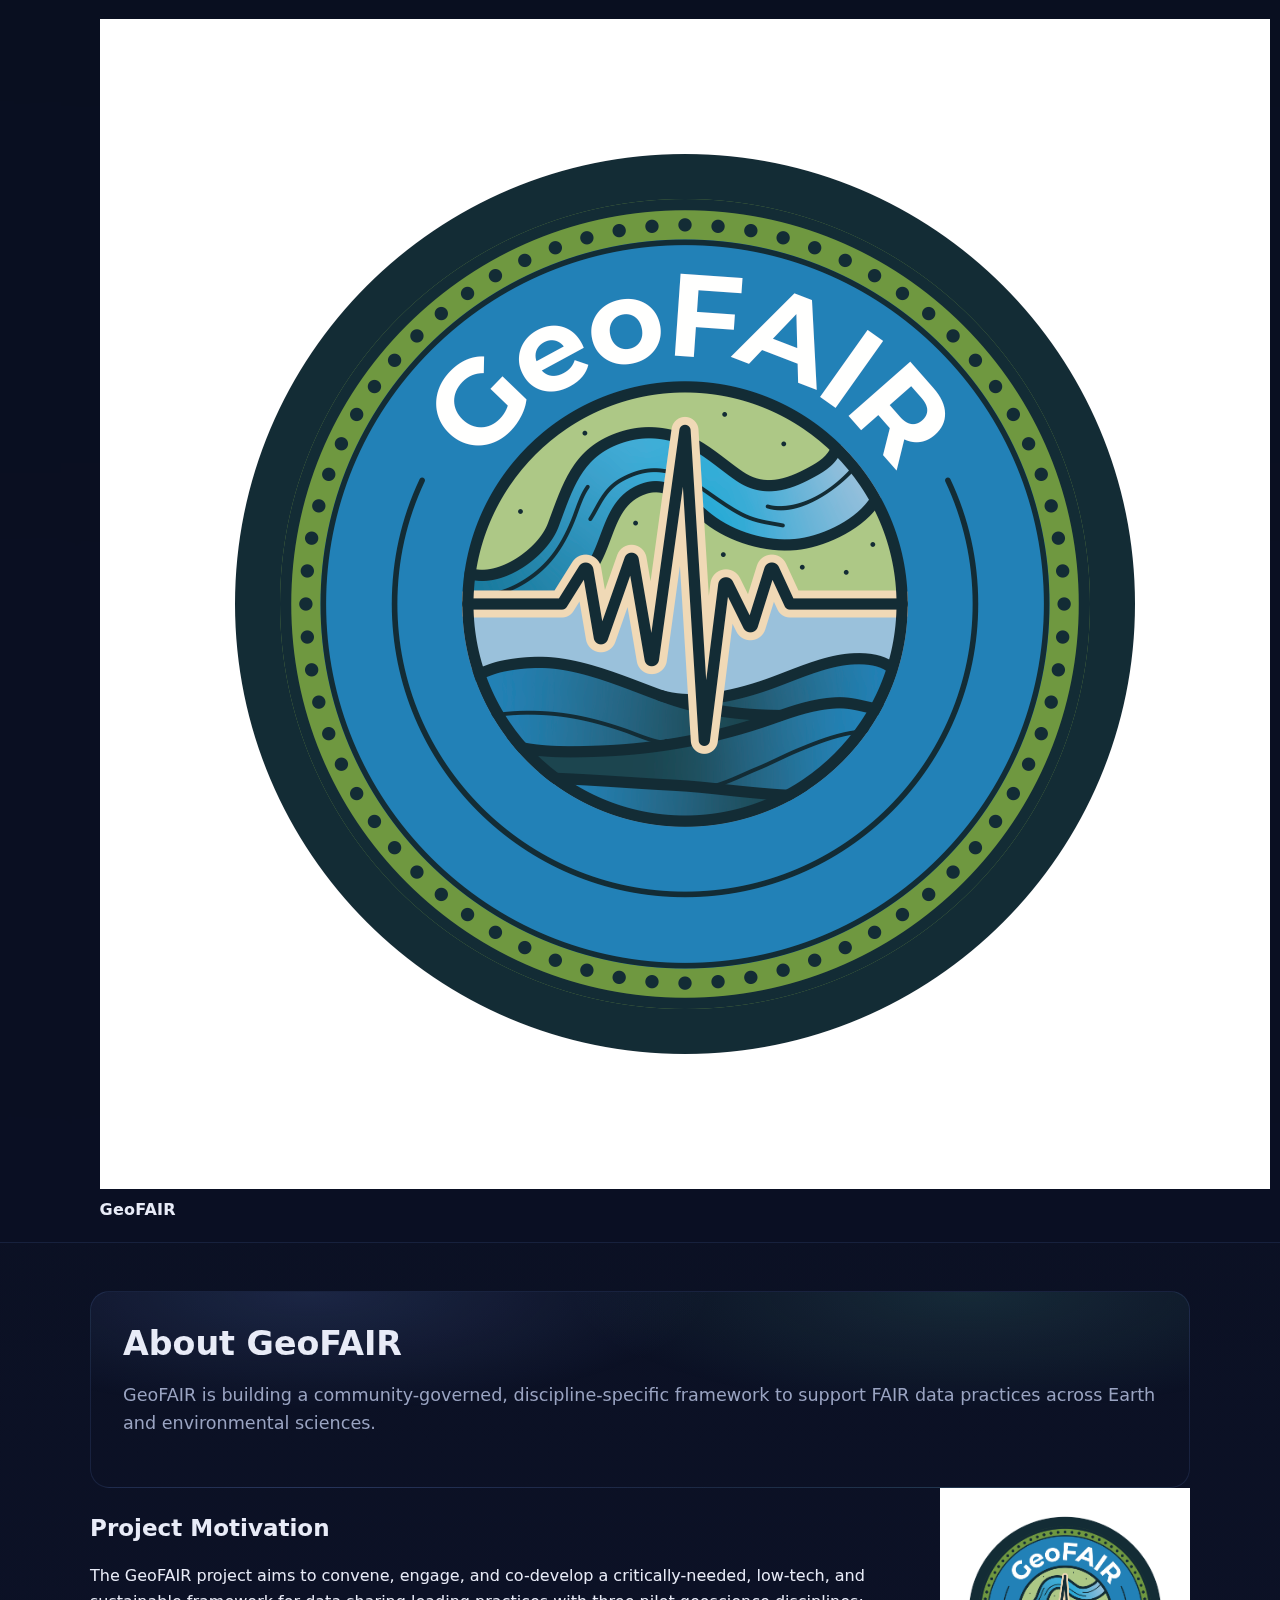
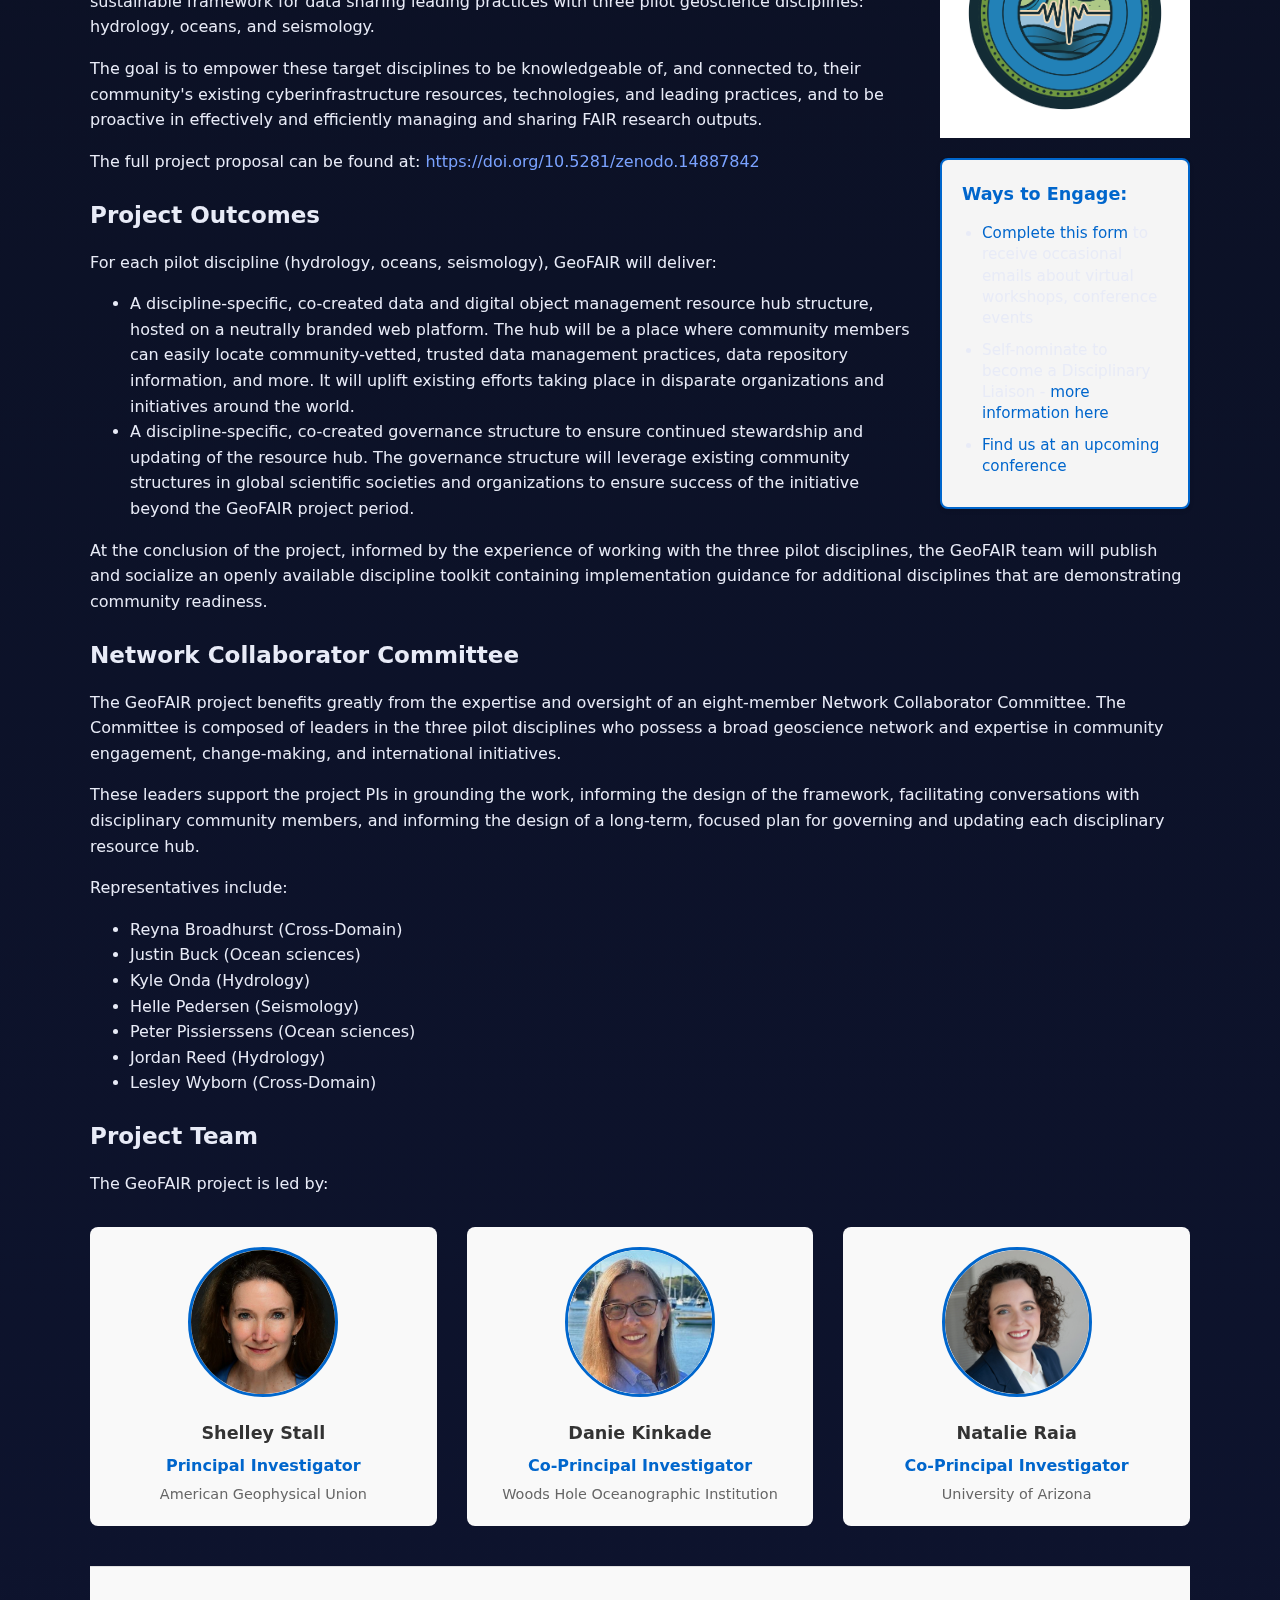
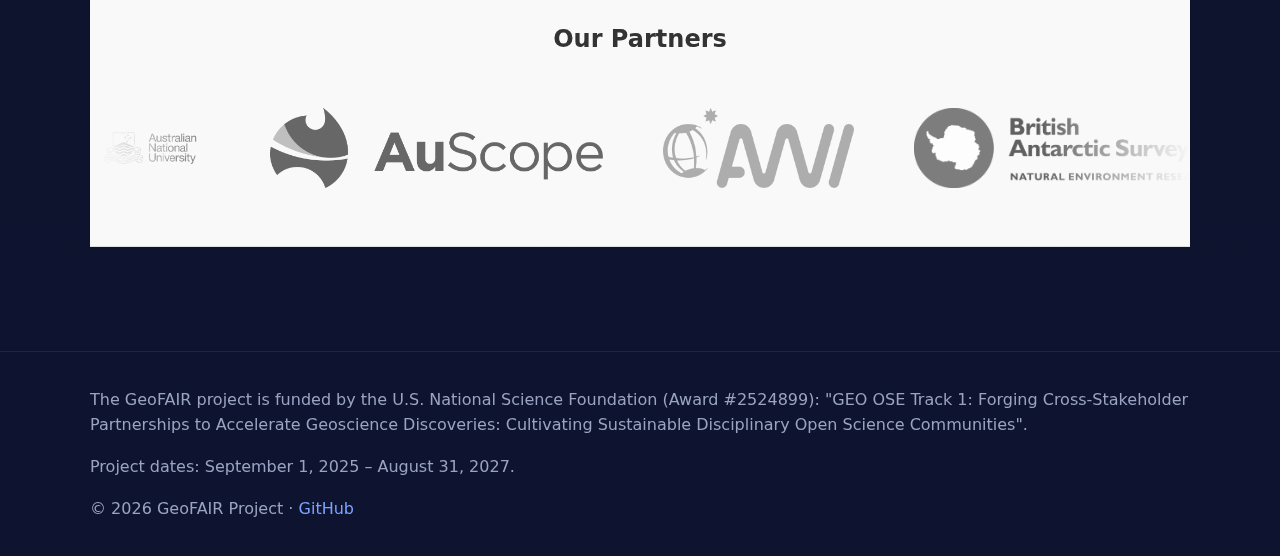
<file: about/index.html>
<!DOCTYPE html>
<html lang="en">
<head>
  <meta charset="UTF-8" />
  <meta name="viewport" content="width=device-width, initial-scale=1" />
  <title>About GeoFAIR</title>
  <link rel="stylesheet" href="../styles.css">
  <style>
    /* Floating logo style */
    .floating-logo {
      float: right;
      margin: 0 0 20px 30px;
      max-width: 250px;
      width: 100%;
      height: auto;
    }
    
    /* Logo floating in hero section */
    .hero {
      position: relative;
    }
    
    .hero-logo {
      float: right;
      margin: 0 0 20px 30px;
      max-width: 250px;
      width: 100%;
      height: auto;
    }
    
    /* Engage box styling */
    .engage-box {
      float: right;
      clear: right;
      max-width: 250px;
      width: 100%;
      margin: 0 0 20px 30px;
      padding: 20px;
      background-color: #f5f5f5;
      border: 2px solid #0066cc;
      border-radius: 8px;
      box-shadow: 0 2px 4px rgba(0,0,0,0.1);
    }
    
    .engage-box h3 {
      margin-top: 0;
      margin-bottom: 15px;
      color: #0066cc;
      font-size: 1.1em;
    }
    
    .engage-box ul {
      margin: 0;
      padding-left: 20px;
      list-style-type: disc;
    }
    
    .engage-box li {
      margin-bottom: 10px;
      font-size: 0.95em;
      line-height: 1.4;
    }
    
    .engage-box a {
      color: #0066cc;
      text-decoration: none;
    }
    
    .engage-box a:hover {
      text-decoration: underline;
    }
    
    /* Partner carousel styling */
    .partner-carousel {
      background-color: #f9f9f9;
      border-top: 1px solid #e0e0e0;
      border-bottom: 1px solid #e0e0e0;
      padding: 30px 0;
      margin: 40px 0;
      overflow: hidden;
    }
    
    .partner-carousel h2 {
      text-align: center;
      margin-bottom: 30px;
      color: #333;
      font-size: 1.5em;
    }
    
    .carousel-container {
      position: relative;
      width: 100%;
      overflow: hidden;
      padding: 20px 0;
    }
    
    /* Fade effect on edges */
    .carousel-container::before,
    .carousel-container::after {
      content: "";
      position: absolute;
      top: 0;
      bottom: 0;
      width: 150px;
      z-index: 2;
      pointer-events: none;
    }
    
    .carousel-container::before {
      left: 0;
      background: linear-gradient(to right, #f9f9f9 0%, transparent 100%);
    }
    
    .carousel-container::after {
      right: 0;
      background: linear-gradient(to left, #f9f9f9 0%, transparent 100%);
    }
    
    .carousel-track {
      display: flex;
      gap: 60px;
      animation: scroll 30s linear infinite;
      width: fit-content;
    }
    
    .carousel-track:hover {
      animation-play-state: paused;
    }
    
    .partner-link {
      display: inline-block;
      text-decoration: none;
    }
    
    .partner-logo {
      height: 80px;
      width: auto;
      object-fit: contain;
      filter: grayscale(100%);
      opacity: 0.7;
      transition: all 0.3s ease;
    }
    
    .partner-link:hover .partner-logo {
      filter: grayscale(0%);
      opacity: 1;
      transform: scale(1.1);
    }
    
    @keyframes scroll {
      0% {
        transform: translateX(0);
      }
      100% {
        transform: translateX(-50%);
      }
    }
    
    /* Team section styling */
    .team-grid {
      display: grid;
      grid-template-columns: repeat(auto-fit, minmax(250px, 1fr));
      gap: 30px;
      margin-top: 30px;
    }
    
    .team-member {
      text-align: center;
      padding: 20px;
      background-color: #f9f9f9;
      border-radius: 8px;
      transition: transform 0.3s ease, box-shadow 0.3s ease;
    }
    
    .team-member:hover {
      transform: translateY(-5px);
      box-shadow: 0 4px 12px rgba(0,0,0,0.1);
    }
    
    .team-member-photo {
      width: 150px;
      height: 150px;
      border-radius: 50%;
      object-fit: cover;
      margin: 0 auto 15px;
      border: 3px solid #0066cc;
    }
    
    .team-member-name {
      font-weight: bold;
      font-size: 1.1em;
      color: #333;
      margin-bottom: 5px;
    }
    
    .team-member-role {
      color: #0066cc;
      font-weight: 600;
      margin-bottom: 5px;
    }
    
    .team-member-affiliation {
      color: #666;
      font-size: 0.9em;
    }
    
    /* Add spacing after hero to accommodate floated elements */
    .hero::after {
      content: "";
      display: table;
      clear: both;
    }
    
    /* Responsive adjustments */
    @media (max-width: 768px) {
      .hero-logo {
        float: none;
        display: block;
        margin: 20px auto;
        max-width: 200px;
      }
      
      .engage-box {
        float: none;
        margin: 20px auto;
        max-width: 100%;
      }
      
      .partner-logo {
        height: 60px;
      }
      
      .carousel-track {
        gap: 40px;
      }
      
      .carousel-container::before,
      .carousel-container::after {
        width: 50px;
      }
      
      .team-grid {
        grid-template-columns: 1fr;
      }
    }
  </style>
</head>

<body>
  <!-- HEADER -->
<header class="site-header">
<div class="container">
<a class="brand" href="../index.html">
<img src="../assets/logos/geofair.png"
alt="GeoFAIR project logo"
class="brand-logo">
<span>GeoFAIR</span>
</a>
<nav class="nav" aria-label="Primary">
<!-- Temporarily disable home page
      <a href="../index.html" class="nav-link">Home</a>
      -->
<a href="../about/index.html" class="nav-link">About</a>
<!-- Temporarily disabling discipline pages 
      <a href="../disciplines/ocean/index.html" class="nav-link">Ocean Sciences</a>
      <a href="../disciplines/hydrology/index.html" class="nav-link">Hydrology</a>
      <a href="../disciplines/seismology/index.html" class="nav-link">Seismology</a>
      -->
<a href="../get-involved/index.html" class="nav-link nav-cta">Get Involved</a>
</nav>
</div>
</header>

  <!-- MAIN CONTENT -->
  <main class="container content">
    <section class="hero">      
      <h1>About GeoFAIR</h1>
      <p class="lead">
        GeoFAIR is building a community-governed, discipline-specific framework to
        support FAIR data practices across Earth and environmental sciences.
      </p>
    </section>

    <div class="content-with-logo">
     <img src="../assets/logos/geofair.png" 
           alt="GeoFAIR logo" 
           class="floating-logo">

    <div class="engage-box">
        <h3>Ways to Engage:</h3>
        <ul>
          <li>
            <a href="https://wkf.ms/41ouGkE">Complete this form</a> to receive occasional emails about virtual workshops, conference events
          </li>
          <li>
            Self-nominate to become a Disciplinary Liaison - <a href="https://forms.gle/wGd1fh8x78DjSqB69">more information here</a>
          </li>
          <li>
            <a href="YOUR_CONFERENCE_LINK_HERE">Find us at an upcoming conference</a>
          </li>
        </ul>
      </div>
    </div>

    <section>
      <h2>Project Motivation</h2>
      <p>
        The GeoFAIR project aims to convene, engage, and co-develop a critically-needed,
        low-tech, and sustainable framework for data sharing leading practices with
        three pilot geoscience disciplines: hydrology, oceans, and seismology.
      </p>
      <p>
        The goal is to empower these target disciplines to be knowledgeable of, and
        connected to, their community's existing cyberinfrastructure resources,
        technologies, and leading practices, and to be proactive in effectively and
        efficiently managing and sharing FAIR research outputs.
      </p>
      <p>
        The full project proposal can be found at: <a href="https://doi.org/10.5281/zenodo.14887842">https://doi.org/10.5281/zenodo.14887842</a>
      </p>
    </section>

    <section>
      <h2>Project Outcomes</h2>
      <p>
        For each pilot discipline (hydrology, oceans, seismology), GeoFAIR will deliver:
      </p>
      <ul>
        <li>
          A discipline-specific, co-created data and digital object management
          resource hub structure, hosted on a neutrally branded web platform. The hub
          will be a place where community members can easily locate community-vetted,
          trusted data management practices, data repository information, and more.
          It will uplift existing efforts taking place in disparate organizations and
          initiatives around the world.
        </li>
        <li>
          A discipline-specific, co-created governance structure to ensure continued
          stewardship and updating of the resource hub. The governance structure will
          leverage existing community structures in global scientific societies and
          organizations to ensure success of the initiative beyond the GeoFAIR project
          period.
        </li>
      </ul>
      <p>
        At the conclusion of the project, informed by the experience of working with
        the three pilot disciplines, the GeoFAIR team will publish and socialize an
        openly available discipline toolkit containing implementation guidance for
        additional disciplines that are demonstrating community readiness.
      </p>
    </section>

    <section>
      <h2>Network Collaborator Committee</h2>
      <p>
        The GeoFAIR project benefits greatly from the expertise and oversight of an
        eight-member Network Collaborator Committee. The Committee is composed of
        leaders in the three pilot disciplines who possess a broad geoscience network
        and expertise in community engagement, change-making, and international
        initiatives.
      </p>
      <p>
        These leaders support the project PIs in grounding the work, informing the
        design of the framework, facilitating conversations with disciplinary
        community members, and informing the design of a long-term, focused plan for
        governing and updating each disciplinary resource hub.
      </p>
      <p>
        Representatives include:
      </p>
      <ul>
        <li>Reyna Broadhurst (Cross-Domain)</li>
        <li>Justin Buck (Ocean sciences)</li>
        <li>Kyle Onda (Hydrology)</li>
        <li>Helle Pedersen (Seismology)</li>
        <li>Peter Pissierssens (Ocean sciences)</li>
        <li>Jordan Reed (Hydrology)</li>
        <li>Lesley Wyborn (Cross-Domain)</li>
      </ul>
    </section>

    <section>
      <h2>Project Team</h2>
      <p>
        The GeoFAIR project is led by:
      </p>
      
      <div class="team-grid">
        <div class="team-member">
          <img src="../assets/team/shelley-stall.jpg" 
               alt="Shelley Stall" 
               class="team-member-photo">
          <div class="team-member-name">Shelley Stall</div>
          <div class="team-member-role">Principal Investigator</div>
          <div class="team-member-affiliation">American Geophysical Union</div>
        </div>
        
        <div class="team-member">
          <img src="../assets/team/danie-kinkade.jpeg" 
               alt="Danie Kinkade" 
               class="team-member-photo">
          <div class="team-member-name">Danie Kinkade</div>
          <div class="team-member-role">Co-Principal Investigator</div>
          <div class="team-member-affiliation">Woods Hole Oceanographic Institution</div>
        </div>
        
        <div class="team-member">
          <img src="../assets/team/natalie-raia.png" 
               alt="Natalie Raia" 
               class="team-member-photo">
          <div class="team-member-name">Natalie Raia</div>
          <div class="team-member-role">Co-Principal Investigator</div>
          <div class="team-member-affiliation">University of Arizona</div>
        </div>
      </div>
    </section>
    
    <!-- Partner Carousel -->
    <div class="partner-carousel">
      <h2>Our Partners</h2>
      <div class="carousel-container">
        <div class="carousel-track">
          <!-- First set of logos -->
          <a href="https://www.anu.edu.au" class="partner-link" target="_blank" rel="noopener noreferrer">
            <img src="../assets/logos/anu.png" alt="Partner 1" class="partner-logo">
          </a>
          <a href="https://www.auscope.org.au" class="partner-link" target="_blank" rel="noopener noreferrer">
            <img src="../assets/logos/auscope.png" alt="Partner 2" class="partner-logo">
          </a>
          <a href="https://www.awi.de/en/" class="partner-link" target="_blank" rel="noopener noreferrer">
            <img src="../assets/logos/awi.png" alt="Partner 3" class="partner-logo">
          </a>
          <a href="https://www.bas.ac.uk" class="partner-link" target="_blank" rel="noopener noreferrer">
            <img src="../assets/logos/bas.png" alt="Partner 4" class="partner-logo">
          </a>
          <a href="https://www.bodc.ac.uk" class="partner-link" target="_blank" rel="noopener noreferrer">
            <img src="../assets/logos/bodc.png" alt="Partner 5" class="partner-logo">
          </a>
          <a href="https://codata.org" class="partner-link" target="_blank" rel="noopener noreferrer">
            <img src="../assets/logos/codata.png" alt="Partner 6" class="partner-logo">
          </a>
          <a href="https://www.cuahsi.org" class="partner-link" target="_blank" rel="noopener noreferrer">
            <img src="../assets/logos/cuahsi.png" alt="Partner 6" class="partner-logo">
          </a>
          <a href="https://www.earthscope.org" class="partner-link" target="_blank" rel="noopener noreferrer">
            <img src="../assets/logos/earthscope.png" alt="Partner 6" class="partner-logo">
          </a>
          <a href="https://portal.edirepository.org/nis/home.jsp" class="partner-link" target="_blank" rel="noopener noreferrer">
            <img src="../assets/logos/edi.png" alt="Partner 6" class="partner-logo">
          </a>
          <a href="https://www.egu.eu" class="partner-link" target="_blank" rel="noopener noreferrer">
            <img src="../assets/logos/egu.png" alt="Partner 6" class="partner-logo">
          </a>
          <a href="https://www.esipfed.org" class="partner-link" target="_blank" rel="noopener noreferrer">
            <img src="../assets/logos/esip.png" alt="Partner 6" class="partner-logo">
          </a>
          <a href="https://www.isterre.fr/english/home-page/" class="partner-link" target="_blank" rel="noopener noreferrer">
            <img src="../assets/logos/isterre.png" alt="Partner 6" class="partner-logo">
          </a>
          <a href="https://www.oclc.org/en/home.html" class="partner-link" target="_blank" rel="noopener noreferrer">
            <img src="../assets/logos/oclc.png" alt="Partner 6" class="partner-logo">
          </a>
          <a href="https://www.pangaea.de" class="partner-link" target="_blank" rel="noopener noreferrer">
            <img src="../assets/logos/pangaea.png" alt="Partner 6" class="partner-logo">
          </a>
          <a href="https://seismo.ethz.ch/en/home/" class="partner-link" target="_blank" rel="noopener noreferrer">
            <img src="../assets/logos/swissseisomologicalservice.png" alt="Partner 6" class="partner-logo">
          </a>
          <a href="https://worlddatasystem.org" class="partner-link" target="_blank" rel="noopener noreferrer">
            <img src="../assets/logos/wds.png" alt="Partner 6" class="partner-logo">
          </a>
          <!-- Duplicate set for seamless loop -->
          <a href="https://www.anu.edu.au" class="partner-link" target="_blank" rel="noopener noreferrer">
            <img src="../assets/logos/anu.png" alt="Partner 1" class="partner-logo">
          </a>
          <a href="https://www.auscope.org.au" class="partner-link" target="_blank" rel="noopener noreferrer">
            <img src="../assets/logos/auscope.png" alt="Partner 2" class="partner-logo">
          </a>
          <a href="https://www.awi.de/en/" class="partner-link" target="_blank" rel="noopener noreferrer">
            <img src="../assets/logos/awi.png" alt="Partner 3" class="partner-logo">
          </a>
          <a href="https://www.bas.ac.uk" class="partner-link" target="_blank" rel="noopener noreferrer">
            <img src="../assets/logos/bas.png" alt="Partner 4" class="partner-logo">
          </a>
          <a href="https://www.bodc.ac.uk" class="partner-link" target="_blank" rel="noopener noreferrer">
            <img src="../assets/logos/bodc.png" alt="Partner 5" class="partner-logo">
          </a>
          <a href="https://codata.org" class="partner-link" target="_blank" rel="noopener noreferrer">
            <img src="../assets/logos/codata.png" alt="Partner 6" class="partner-logo">
          </a>
          <a href="https://www.cuahsi.org" class="partner-link" target="_blank" rel="noopener noreferrer">
            <img src="../assets/logos/cuahsi.png" alt="Partner 6" class="partner-logo">
          </a>
          <a href="https://www.earthscope.org" class="partner-link" target="_blank" rel="noopener noreferrer">
            <img src="../assets/logos/earthscope.png" alt="Partner 6" class="partner-logo">
          </a>
          <a href="https://portal.edirepository.org/nis/home.jsp" class="partner-link" target="_blank" rel="noopener noreferrer">
            <img src="../assets/logos/edi.png" alt="Partner 6" class="partner-logo">
          </a>
          <a href="https://www.egu.eu" class="partner-link" target="_blank" rel="noopener noreferrer">
            <img src="../assets/logos/egu.png" alt="Partner 6" class="partner-logo">
          </a>
          <a href="https://www.esipfed.org" class="partner-link" target="_blank" rel="noopener noreferrer">
            <img src="../assets/logos/esip.png" alt="Partner 6" class="partner-logo">
          </a>
          <a href="https://www.isterre.fr/english/home-page/" class="partner-link" target="_blank" rel="noopener noreferrer">
            <img src="../assets/logos/isterre.png" alt="Partner 6" class="partner-logo">
          </a>
          <a href="https://www.oclc.org/en/home.html" class="partner-link" target="_blank" rel="noopener noreferrer">
            <img src="../assets/logos/oclc.png" alt="Partner 6" class="partner-logo">
          </a>
          <a href="https://www.pangaea.de" class="partner-link" target="_blank" rel="noopener noreferrer">
            <img src="../assets/logos/pangaea.png" alt="Partner 6" class="partner-logo">
          </a>
          <a href="https://seismo.ethz.ch/en/home/" class="partner-link" target="_blank" rel="noopener noreferrer">
            <img src="../assets/logos/swissseisomologicalservice.png" alt="Partner 6" class="partner-logo">
          </a>
          <a href="https://worlddatasystem.org" class="partner-link" target="_blank" rel="noopener noreferrer">
            <img src="../assets/logos/wds.png" alt="Partner 6" class="partner-logo">
          </a>
        </div>
      </div>
    </div>
  </main>

  <!-- FOOTER -->
  <footer class="site-footer">
    <div class="container">
      <p>
        The GeoFAIR project is funded by the U.S. National Science Foundation
        (Award #2524899): "GEO OSE Track 1: Forging Cross-Stakeholder Partnerships
        to Accelerate Geoscience Discoveries: Cultivating Sustainable Disciplinary
        Open Science Communities".
      </p>
      <p>Project dates: September 1, 2025 – August 31, 2027.</p>
      <p>
        © <span id="year"></span> GeoFAIR Project ·
        <a href="https://github.com/Geo-FAIR/geofair">GitHub</a>
      </p>
    </div>
  </footer>

  <script>
    document.getElementById('year').textContent = new Date().getFullYear();
  </script>
</body>
</html>
</file>
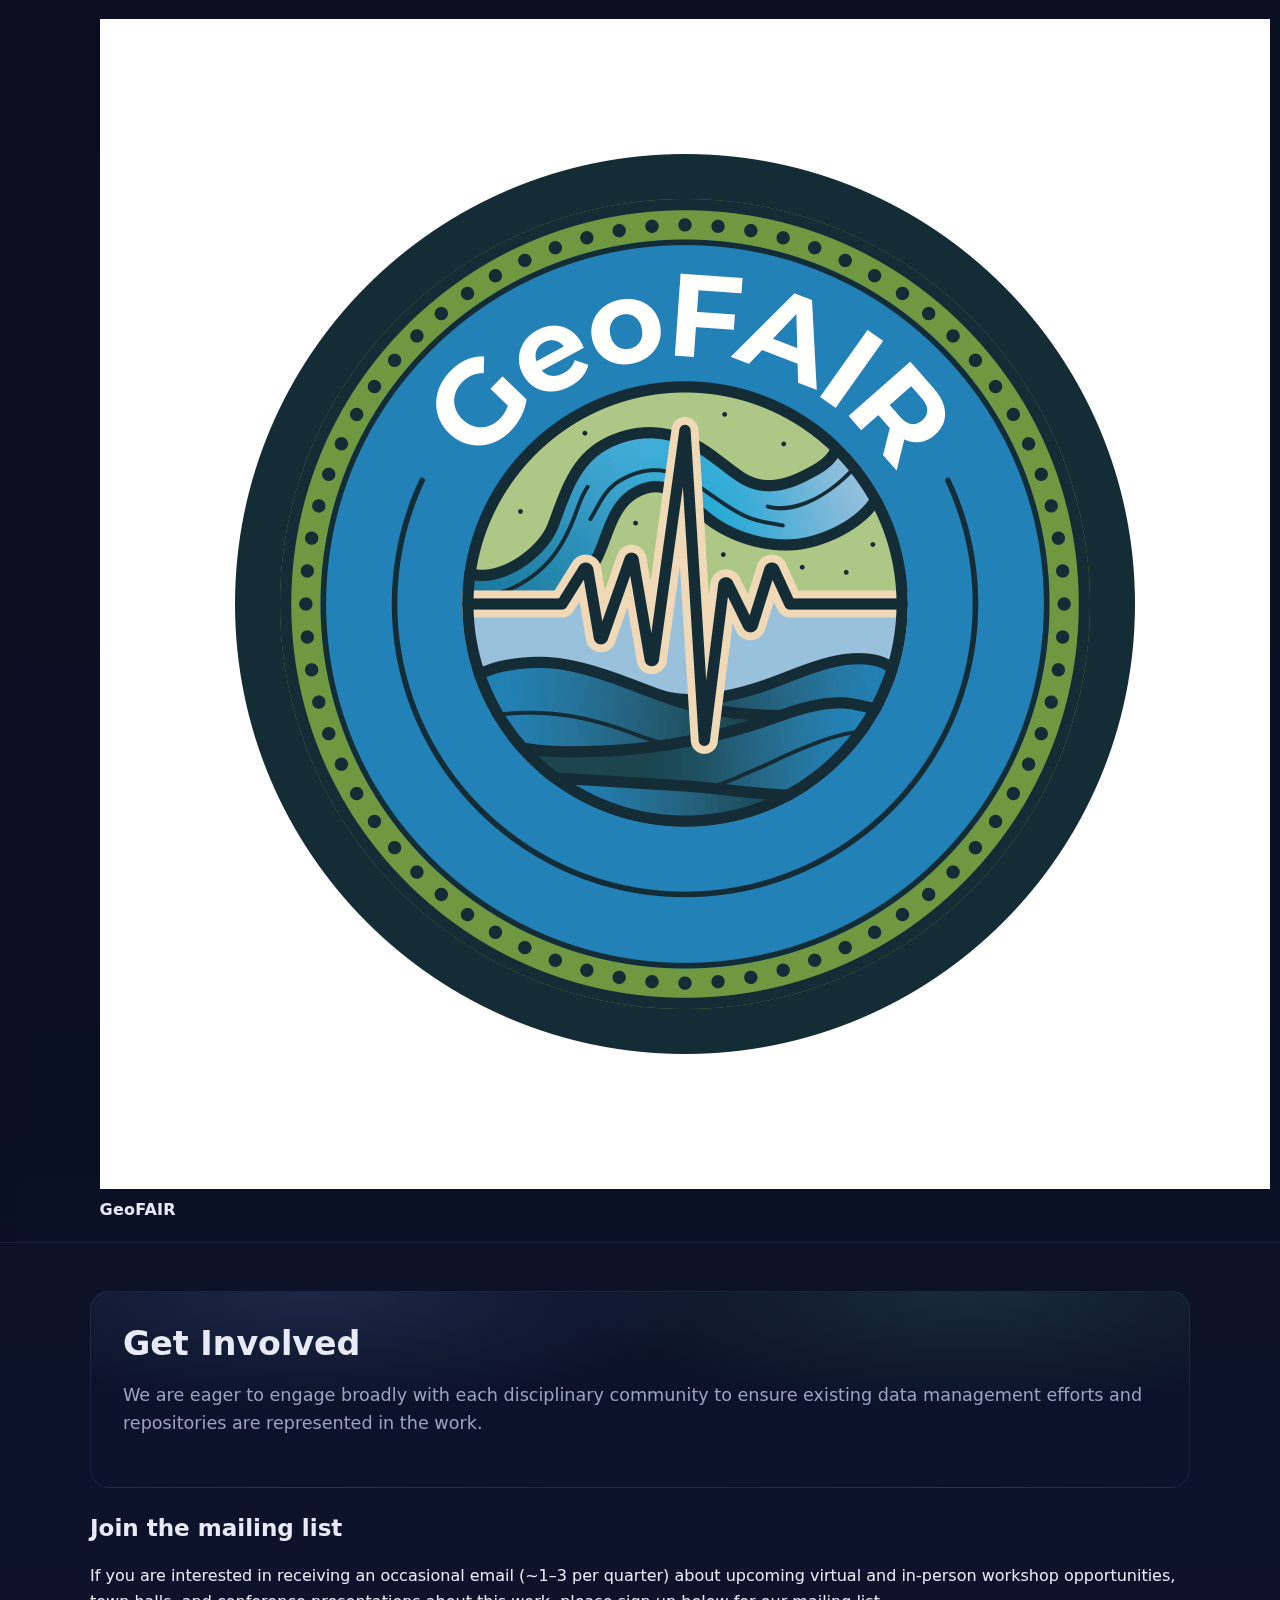
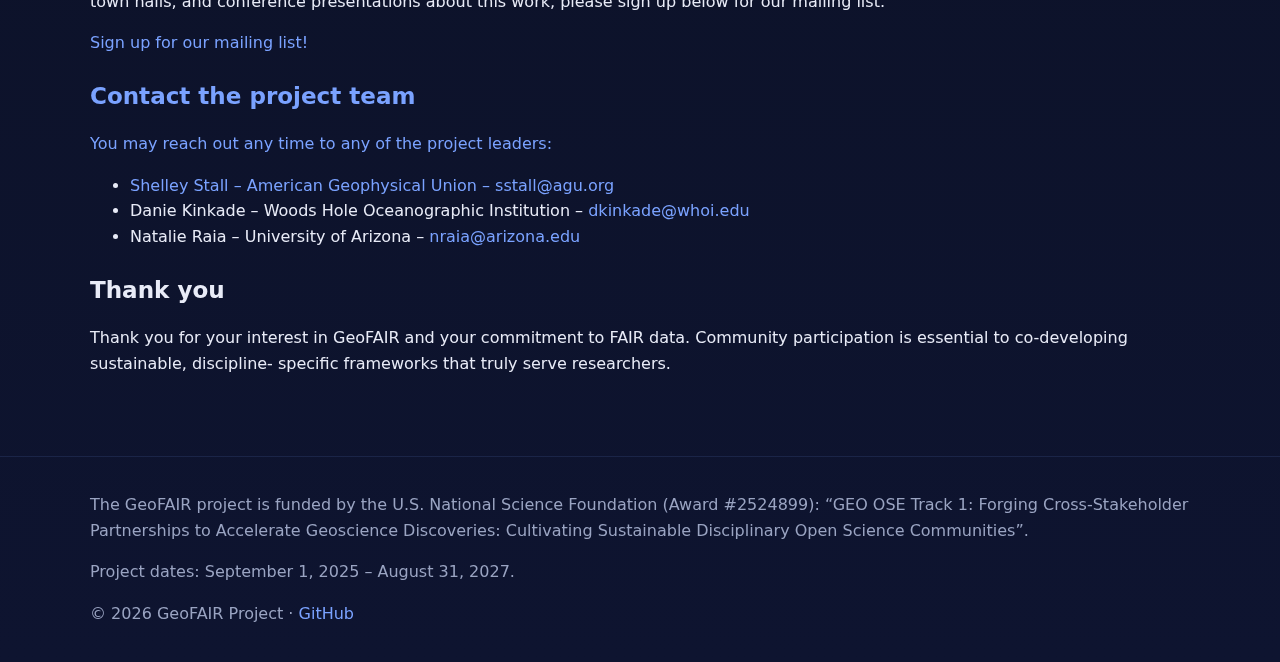
<file: get-involved/index.html>
<!DOCTYPE html>
<html lang="en">
<head>
  <meta charset="UTF-8" />
  <meta name="viewport" content="width=device-width, initial-scale=1" />
  <title>Get Involved – GeoFAIR</title>
  <link rel="stylesheet" href="../styles.css">
</head>

<body>
  <!-- HEADER -->
   <header class="site-header">
  <div class="container">
    <a class="brand" href="index.html">
      <img src="../assets/logos/geofair.png"
           alt="GeoFAIR project logo"
           class="brand-logo">
      <span>GeoFAIR</span>
    </a>
    <nav class="nav" aria-label="Primary">
      <!-- Temporarily disable home page
      <a href="index.html" class="nav-link">Home</a>
      -->
      <a href="about/index.html" class="nav-link">About</a>
      <!-- Temporarily disabling discipline pages 
      <a href="disciplines/ocean/index.html" class="nav-link">Ocean Sciences</a>
      <a href="disciplines/hydrology/index.html" class="nav-link">Hydrology</a>
      <a href="disciplines/seismology/index.html" class="nav-link">Seismology</a>
      -->
      <a href="../outputs/index.html" class="nav-link">Outputs</a>
      <a href="get-involved/index.html" class="nav-link nav-cta">Get Involved</a>
    </nav>
  </div>
</header>

  <!-- MAIN CONTENT -->
  <main class="container content">
    <section class="hero">
      <h1>Get Involved</h1>
      <p class="lead">
        We are eager to engage broadly with each disciplinary community to ensure
        existing data management efforts and repositories are represented in the work.
      </p>
    </section>

    <section>
      <h2>Join the mailing list</h2>
      <p>
        If you are interested in receiving an occasional email (~1–3 per quarter)
        about upcoming virtual and in-person workshop opportunities, town halls, and
        conference presentations about this work, please sign up below for our mailing list.
      </p>
      <p><a href="https://wkf.ms/41ouGkE">Sign up for our mailing list!</p>
    </section>

    <section>
      <h2>Contact the project team</h2>
      <p>
        You may reach out any time to any of the project leaders:
      </p>
      <ul>
        <li>
          Shelley Stall – American Geophysical Union –
          <a href="mailto:sstall@agu.org">sstall@agu.org</a>
        </li>
        <li>
          Danie Kinkade – Woods Hole Oceanographic Institution –
          <a href="mailto:dkinkade@whoi.edu">dkinkade@whoi.edu</a>
        </li>
        <li>
          Natalie Raia – University of Arizona –
          <a href="mailto:nraia@arizona.edu">nraia@arizona.edu</a>
        </li>
      </ul>
    </section>

    <section>
      <h2>Thank you</h2>
      <p>
        Thank you for your interest in GeoFAIR and your commitment to FAIR data.
        Community participation is essential to co-developing sustainable, discipline-
        specific frameworks that truly serve researchers.
      </p>
    </section>
  </main>

  <!-- FOOTER -->
  <footer class="site-footer">
    <div class="container">
      <p>
        The GeoFAIR project is funded by the U.S. National Science Foundation
        (Award #2524899): “GEO OSE Track 1: Forging Cross-Stakeholder Partnerships
        to Accelerate Geoscience Discoveries: Cultivating Sustainable Disciplinary
        Open Science Communities”.
      </p>
      <p>Project dates: September 1, 2025 – August 31, 2027.</p>
      <p>
        © <span id="year"></span> GeoFAIR Project ·
        <a href="https://github.com/Geo-FAIR/geofair">GitHub</a>
      </p>
    </div>
  </footer>

  <script>
    document.getElementById('year').textContent = new Date().getFullYear();
  </script>
</body>
</html>
</file>
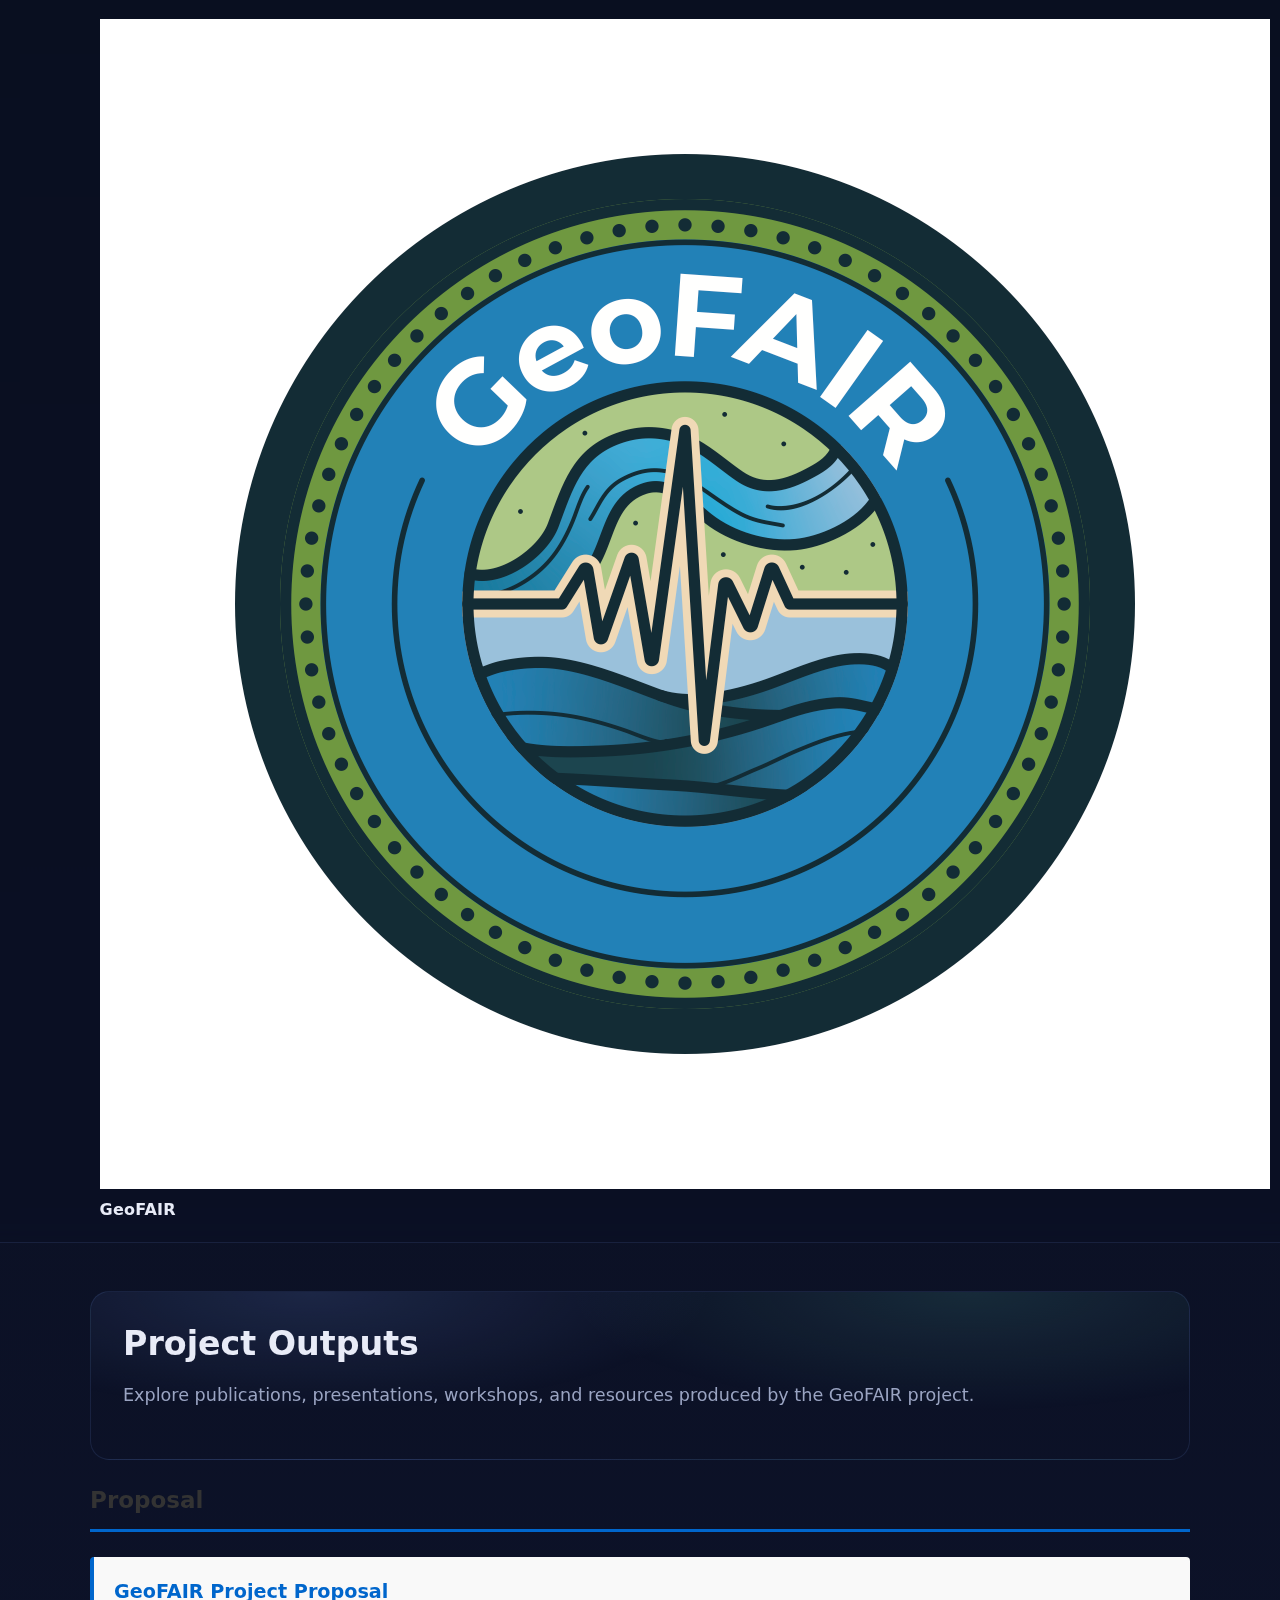
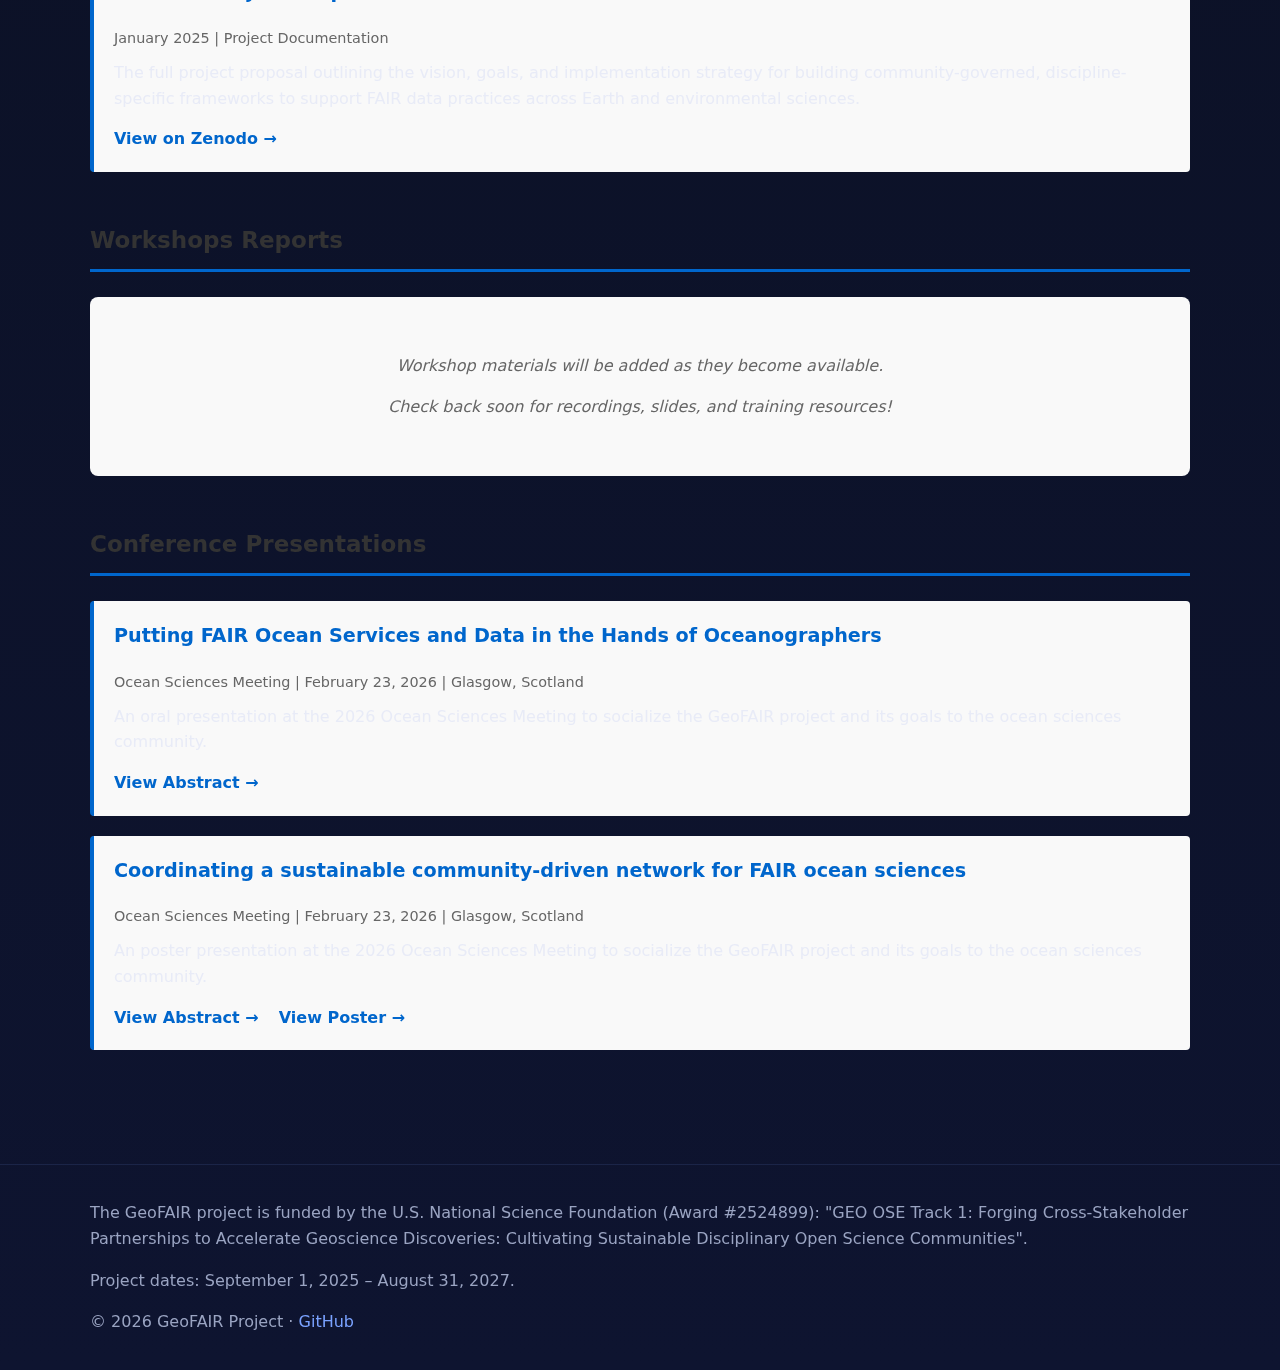
<file: outputs/index.html>
<!DOCTYPE html>
<html lang="en">
<head>
  <meta charset="UTF-8" />
  <meta name="viewport" content="width=device-width, initial-scale=1" />
  <title>Outputs - GeoFAIR</title>
  <link rel="stylesheet" href="../styles.css">
  <style>
    /* Output item styling */
    .output-item {
      background-color: #f9f9f9;
      border-left: 4px solid #0066cc;
      padding: 20px;
      margin-bottom: 20px;
      border-radius: 4px;
      transition: transform 0.2s ease, box-shadow 0.2s ease;
    }
    
    .output-item:hover {
      transform: translateX(5px);
      box-shadow: 0 2px 8px rgba(0,0,0,0.1);
    }
    
    .output-item h3 {
      margin-top: 0;
      color: #0066cc;
      font-size: 1.2em;
    }
    
    .output-item .meta {
      color: #666;
      font-size: 0.9em;
      margin-bottom: 10px;
    }
    
    .output-item .description {
      line-height: 1.6;
    }
    
    .output-item .links {
      margin-top: 15px;
    }
    
    .output-item .links a {
      display: inline-block;
      margin-right: 15px;
      color: #0066cc;
      text-decoration: none;
      font-weight: 600;
    }
    
    .output-item .links a:hover {
      text-decoration: underline;
    }
    
    /* Filter/category tabs */
    .category-filters {
      display: flex;
      gap: 10px;
      margin-bottom: 30px;
      flex-wrap: wrap;
    }
    
    .category-filters button {
      padding: 10px 20px;
      background-color: #f0f0f0;
      border: 2px solid #ddd;
      border-radius: 5px;
      cursor: pointer;
      font-size: 1em;
      transition: all 0.3s ease;
    }
    
    .category-filters button:hover,
    .category-filters button.active {
      background-color: #0066cc;
      color: white;
      border-color: #0066cc;
    }
    
    /* Section styling */
    .outputs-section {
      margin-bottom: 50px;
    }
    
    .outputs-section h2 {
      color: #333;
      border-bottom: 3px solid #0066cc;
      padding-bottom: 10px;
      margin-bottom: 25px;
    }
    
    /* Empty state */
    .empty-state {
      text-align: center;
      padding: 40px;
      background-color: #f9f9f9;
      border-radius: 8px;
      color: #666;
    }
    
    .empty-state p {
      font-style: italic;
    }
  </style>
</head>

<body>
  <!-- HEADER -->
  <header class="site-header">
    <div class="container">
      <a class="brand" href="../index.html">
        <img src="../assets/logos/geofair.png"
        alt="GeoFAIR project logo"
        class="brand-logo">
        <span>GeoFAIR</span>
      </a>
      <nav class="nav" aria-label="Primary">
        <a href="../about/index.html" class="nav-link">About</a>
        <a href="../outputs/index.html" class="nav-link">Outputs</a>
        <a href="../get-involved/index.html" class="nav-link nav-cta">Get Involved</a>
      </nav>
    </div>
  </header>

  <!-- MAIN CONTENT -->
  <main class="container content">
    <section class="hero">
      <h1>Project Outputs</h1>
      <p class="lead">
        Explore publications, presentations, workshops, and resources produced by the GeoFAIR project.
      </p>
    </section>

    <!-- Proposal -->
    <section class="outputs-section">
      <h2>Proposal</h2>
      
      <div class="output-item">
        <h3>GeoFAIR Project Proposal</h3>
        <div class="meta">January 2025 | Project Documentation</div>
        <div class="description">
          The full project proposal outlining the vision, goals, and implementation strategy for building community-governed, discipline-specific frameworks to support FAIR data practices across Earth and environmental sciences.
        </div>
        <div class="links">
          <a href="https://doi.org/10.5281/zenodo.14887842" target="_blank">View on Zenodo →</a>
        </div>
      </div>

      <!-- Add more publications as they become available -->
      <!-- Example template:
      <div class="output-item">
        <h3>Title of Publication</h3>
        <div class="meta">Date | Type</div>
        <div class="description">
          Brief description of the publication...
        </div>
        <div class="links">
          <a href="#">Read Paper →</a>
          <a href="#">Download PDF →</a>
        </div>
      </div>
      -->
    </section>

    <!-- Workshop Reports -->
    <section class="outputs-section">
      <h2>Workshops Reports</h2>
      
      <div class="empty-state">
        <p>Workshop materials will be added as they become available.</p>
        <p>Check back soon for recordings, slides, and training resources!</p>
      </div>

      <!-- Template for future workshops:
      <div class="output-item">
        <h3>Workshop Title</h3>
        <div class="meta">Date | Location/Virtual</div>
        <div class="description">
          Description of workshop content and learning objectives...
        </div>
        <div class="links">
          <a href="#">View Recording →</a>
          <a href="#">Download Slides →</a>
          <a href="#">Access Materials →</a>
        </div>
      </div>
      -->
    </section>

    <!-- Conference Presentations Section -->
    <section class="outputs-section">
      <h2>Conference Presentations</h2>
      
      <div class="output-item">
        <h3>Putting FAIR Ocean Services and Data in the Hands of Oceanographers</h3>
        <div class="meta">Ocean Sciences Meeting | February 23, 2026 | Glasgow, Scotland</div>
        <div class="description">
          An oral presentation at the 2026 Ocean Sciences Meeting to socialize the GeoFAIR project and its goals to the ocean sciences community.
        </div>
        <div class="links">
          <a href="https://agu.confex.com/agu/osm26/meetingapp.cgi/Paper/2014605">View Abstract →</a>
          <!-- <a href="#">Download Poster →</a>
          <a href="#">View Slides →</a>-->
        </div>
      </div>

      <div class="output-item">
        <h3>Coordinating a sustainable community-driven network for FAIR ocean sciences</h3>
        <div class="meta">Ocean Sciences Meeting | February 23, 2026 | Glasgow, Scotland</div>
        <div class="description">
          An poster presentation at the 2026 Ocean Sciences Meeting to socialize the GeoFAIR project and its goals to the ocean sciences community.
        </div>
        <div class="links">
          <a href="https://agu.confex.com/agu/osm26/meetingapp.cgi/Paper/2028865">View Abstract →</a>
          <a href="https://doi.org/10.5281/zenodo.18967962">View Poster →</a>
         <!-- <a href="#">View Slides →</a>-->
        </div>
      </div>

    </section>
  </main>

  <!-- FOOTER -->
  <footer class="site-footer">
    <div class="container">
      <p>
        The GeoFAIR project is funded by the U.S. National Science Foundation
        (Award #2524899): "GEO OSE Track 1: Forging Cross-Stakeholder Partnerships
        to Accelerate Geoscience Discoveries: Cultivating Sustainable Disciplinary
        Open Science Communities".
      </p>
      <p>Project dates: September 1, 2025 – August 31, 2027.</p>
      <p>
        © <span id="year"></span> GeoFAIR Project ·
        <a href="https://github.com/Geo-FAIR/geofair">GitHub</a>
      </p>
    </div>
  </footer>

  <script>
    document.getElementById('year').textContent = new Date().getFullYear();
  </script>
</body>
</html>
</file>
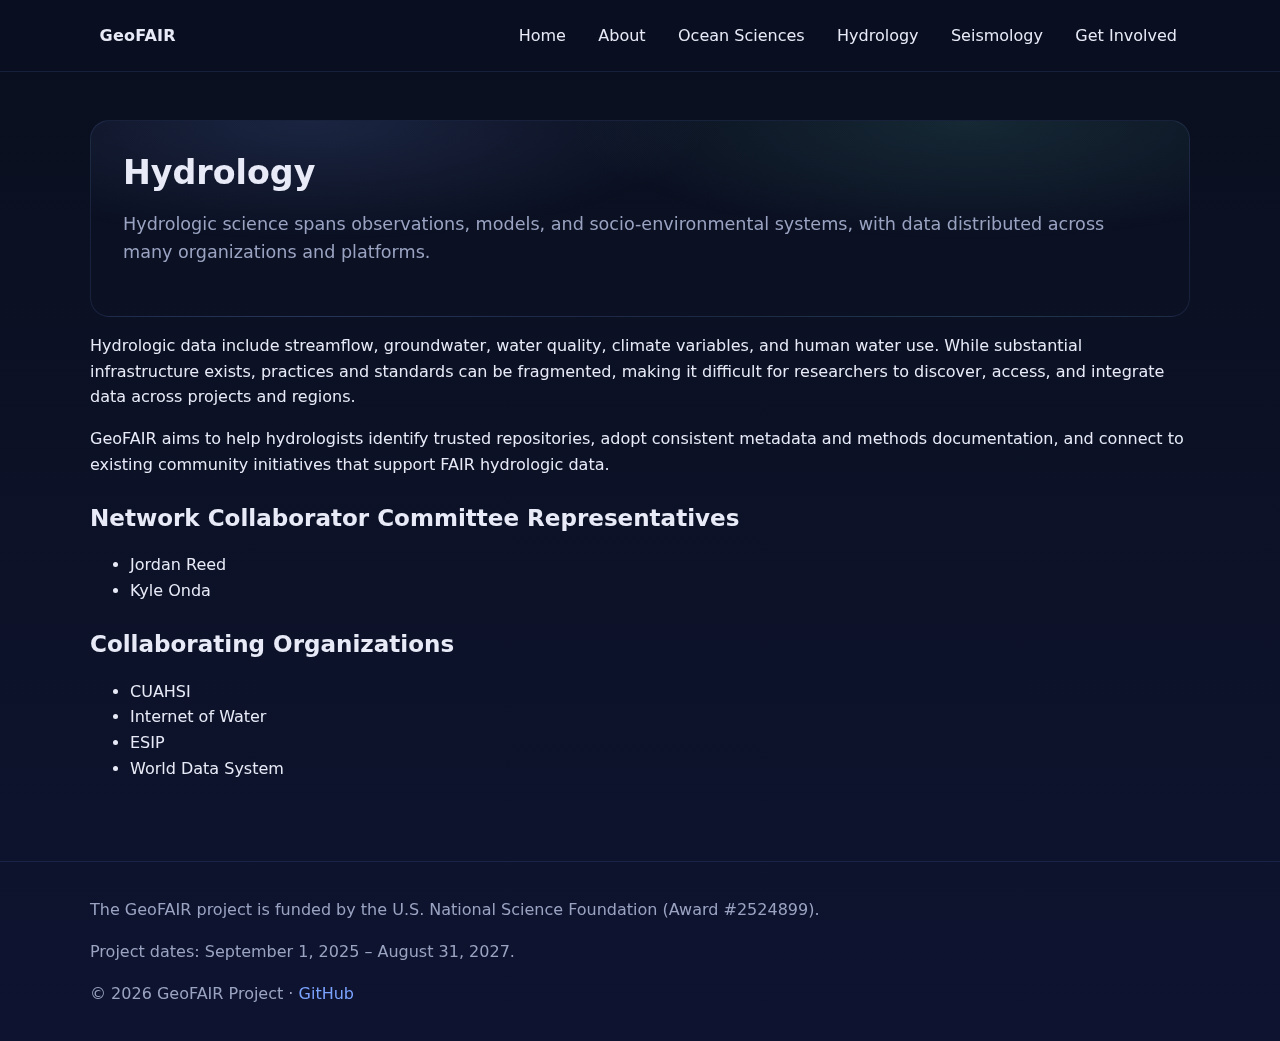
<file: disciplines/hydrology/index.html>
<!DOCTYPE html>
<html lang="en">
<head>
  <meta charset="UTF-8" />
  <meta name="viewport" content="width=device-width, initial-scale=1" />
  <title>Hydrology – GeoFAIR</title>
  <link rel="stylesheet" href="../../styles.css">
</head>

<body>
  <header class="site-header">
    <div class="container">
      <a class="brand" href="../../index.html">GeoFAIR</a>
      <nav class="nav" aria-label="Primary">
          <a href="../../index.html" class="nav-link">Home</a>
          <a href="../../about/index.html" class="nav-link">About</a>
          <a href="../ocean/index.html" class="nav-link">Ocean Sciences</a>
          <a href="../hydrology/index.html" class="nav-link">Hydrology</a>
          <a href="../seismology/index.html" class="nav-link">Seismology</a>
          <a href="get-involved/index.html" class="nav-link">Get Involved</a>
      </nav>

    </div>
  </header>

  <main class="container content">
    <section class="hero">
      <h1>Hydrology</h1>
      <p class="lead">
        Hydrologic science spans observations, models, and socio-environmental
        systems, with data distributed across many organizations and platforms.
      </p>
    </section>

    <section>
      <p>
        Hydrologic data include streamflow, groundwater, water quality, climate
        variables, and human water use. While substantial infrastructure exists,
        practices and standards can be fragmented, making it difficult for
        researchers to discover, access, and integrate data across projects and
        regions.
      </p>
      <p>
        GeoFAIR aims to help hydrologists identify trusted repositories, adopt
        consistent metadata and methods documentation, and connect to existing
        community initiatives that support FAIR hydrologic data.
      </p>
    </section>

    <section>
      <h2>Network Collaborator Committee Representatives</h2>
      <ul>
        <li>Jordan Reed</li>
        <li>Kyle Onda</li>
      </ul>
    </section>

    <section>
      <h2>Collaborating Organizations</h2>
      <ul>
        <li>CUAHSI</li>
        <li>Internet of Water</li>
        <li>ESIP</li>
        <li>World Data System</li>
      </ul>
    </section>
  </main>

  <footer class="site-footer">
    <div class="container">
      <p>
        The GeoFAIR project is funded by the U.S. National Science Foundation
        (Award #2524899).
      </p>
      <p>Project dates: September 1, 2025 – August 31, 2027.</p>
      <p>
        © <span id="year"></span> GeoFAIR Project ·
        <a href="https://github.com/Geo-FAIR/geofair">GitHub</a>
      </p>
    </div>
  </footer>

  <script>
    document.getElementById('year').textContent = new Date().getFullYear();
  </script>
</body>
</html>
</file>
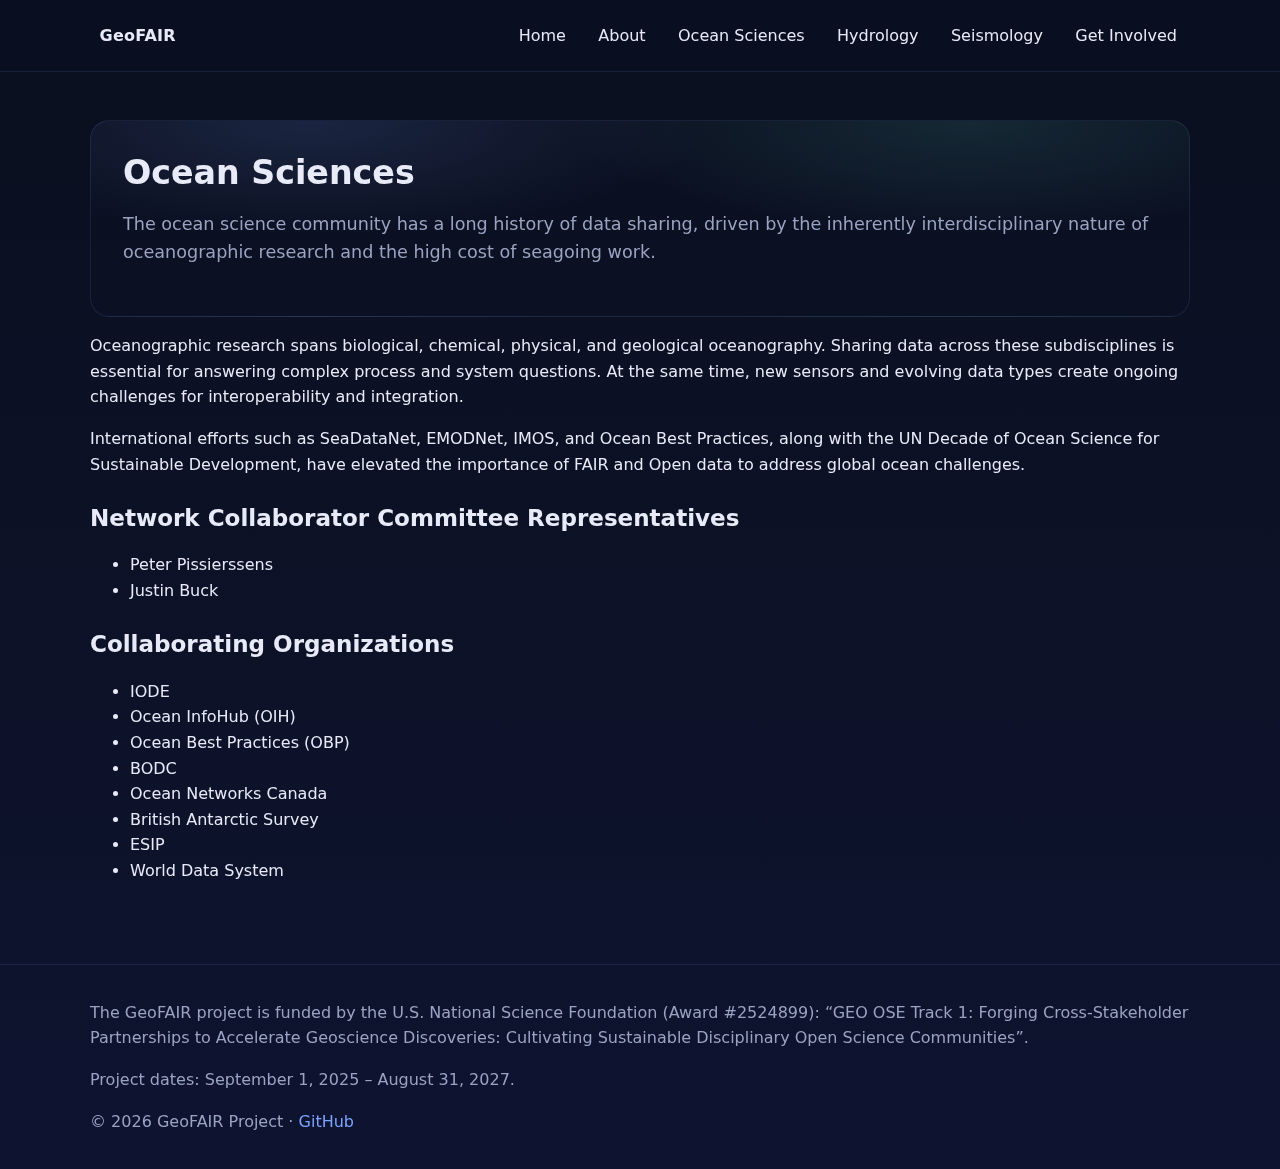
<file: disciplines/ocean/index.html>
<!DOCTYPE html>
<html lang="en">
<head>
  <meta charset="UTF-8" />
  <meta name="viewport" content="width=device-width, initial-scale=1" />
  <title>Ocean Sciences – GeoFAIR</title>
  <link rel="stylesheet" href="../../styles.css">
</head>

<body>
  <!-- HEADER -->
  <header class="site-header">
    <div class="container">
      <a class="brand" href="../../index.html">GeoFAIR</a>
      <nav class="nav" aria-label="Primary">
          <a href="../../index.html" class="nav-link">Home</a>
          <a href="../../about/index.html" class="nav-link">About</a>
          <a href="../ocean/index.html" class="nav-link">Ocean Sciences</a>
          <a href="../hydrology/index.html" class="nav-link">Hydrology</a>
          <a href="../seismology/index.html" class="nav-link">Seismology</a>
          <a href="get-involved/index.html" class="nav-link">Get Involved</a>
      </nav>

    </div>
  </header>

  <!-- MAIN CONTENT -->
  <main class="container content">
    <section class="hero">
      <h1>Ocean Sciences</h1>
      <p class="lead">
        The ocean science community has a long history of data sharing, driven by the
        inherently interdisciplinary nature of oceanographic research and the high cost
        of seagoing work.
      </p>
    </section>

    <section>
      <p>
        Oceanographic research spans biological, chemical, physical, and geological
        oceanography. Sharing data across these subdisciplines is essential for
        answering complex process and system questions. At the same time, new sensors
        and evolving data types create ongoing challenges for interoperability and
        integration.
      </p>
      <p>
        International efforts such as SeaDataNet, EMODNet, IMOS, and Ocean Best
        Practices, along with the UN Decade of Ocean Science for Sustainable
        Development, have elevated the importance of FAIR and Open data to address
        global ocean challenges.
      </p>
    </section>

    <section>
      <h2>Network Collaborator Committee Representatives</h2>
      <ul>
        <li>Peter Pissierssens</li>
        <li>Justin Buck</li>
      </ul>
    </section>

    <section>
      <h2>Collaborating Organizations</h2>
      <ul>
        <li>IODE</li>
        <li>Ocean InfoHub (OIH)</li>
        <li>Ocean Best Practices (OBP)</li>
        <li>BODC</li>
        <li>Ocean Networks Canada</li>
        <li>British Antarctic Survey</li>
        <li>ESIP</li>
        <li>World Data System</li>
      </ul>
    </section>
  </main>

  <!-- FOOTER -->
  <footer class="site-footer">
    <div class="container">
      <p>
        The GeoFAIR project is funded by the U.S. National Science Foundation
        (Award #2524899): “GEO OSE Track 1: Forging Cross-Stakeholder Partnerships
        to Accelerate Geoscience Discoveries: Cultivating Sustainable Disciplinary
        Open Science Communities”.
      </p>
      <p>Project dates: September 1, 2025 – August 31, 2027.</p>
      <p>
        © <span id="year"></span> GeoFAIR Project ·
        <a href="https://github.com/Geo-FAIR/geofair">GitHub</a>
      </p>
    </div>
  </footer>

  <script>
    document.getElementById('year').textContent = new Date().getFullYear();
  </script>
</body>
</html>
</file>
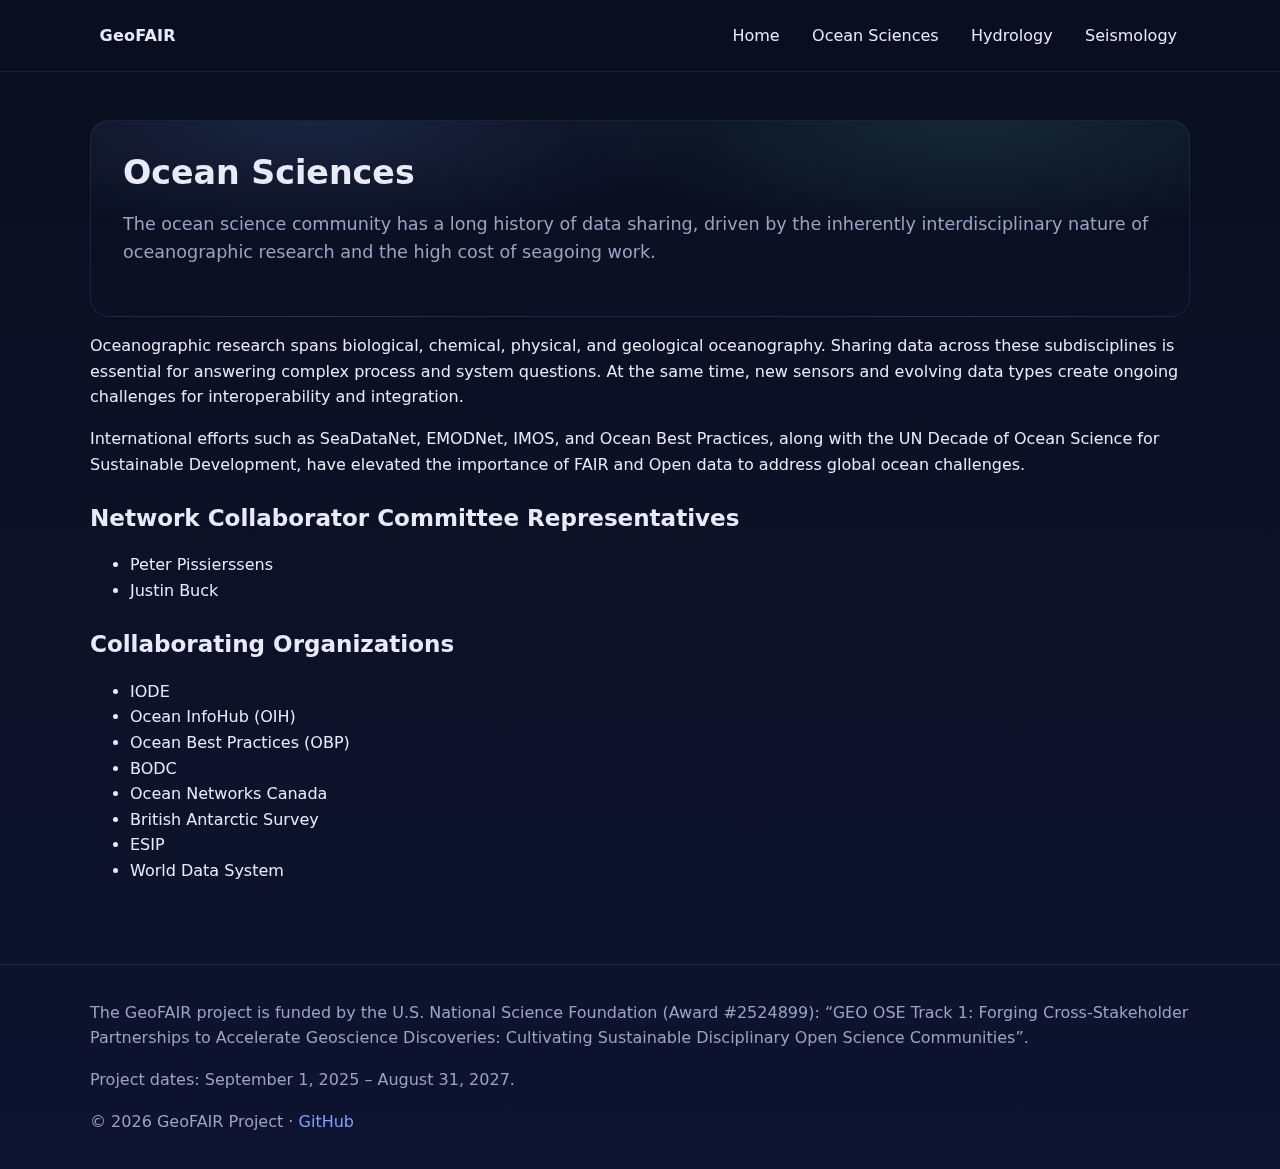
<file: disciplines/oceans/index.html>
<!DOCTYPE html>
<html lang="en">
<head>
  <meta charset="UTF-8" />
  <meta name="viewport" content="width=device-width, initial-scale=1" />
  <title>Ocean Sciences – GeoFAIR</title>
  <link rel="stylesheet" href="../../styles.css">
</head>

<body>
  <!-- HEADER -->
  <header class="site-header">
    <div class="container">
      <a class="brand" href="../../index.html">GeoFAIR</a>
      <nav class="nav" aria-label="Primary">
        <a href="../../index.html" class="nav-link">Home</a>
        <a href="../ocean/index.html" class="nav-link">Ocean Sciences</a>
        <a href="../hydrology/index.html" class="nav-link">Hydrology</a>
        <a href="../seismology/index.html" class="nav-link">Seismology</a>
      </nav>
    </div>
  </header>

  <!-- MAIN CONTENT -->
  <main class="container content">
    <section class="hero">
      <h1>Ocean Sciences</h1>
      <p class="lead">
        The ocean science community has a long history of data sharing, driven by the
        inherently interdisciplinary nature of oceanographic research and the high cost
        of seagoing work.
      </p>
    </section>

    <section>
      <p>
        Oceanographic research spans biological, chemical, physical, and geological
        oceanography. Sharing data across these subdisciplines is essential for
        answering complex process and system questions. At the same time, new sensors
        and evolving data types create ongoing challenges for interoperability and
        integration.
      </p>
      <p>
        International efforts such as SeaDataNet, EMODNet, IMOS, and Ocean Best
        Practices, along with the UN Decade of Ocean Science for Sustainable
        Development, have elevated the importance of FAIR and Open data to address
        global ocean challenges.
      </p>
    </section>

    <section>
      <h2>Network Collaborator Committee Representatives</h2>
      <ul>
        <li>Peter Pissierssens</li>
        <li>Justin Buck</li>
      </ul>
    </section>

    <section>
      <h2>Collaborating Organizations</h2>
      <ul>
        <li>IODE</li>
        <li>Ocean InfoHub (OIH)</li>
        <li>Ocean Best Practices (OBP)</li>
        <li>BODC</li>
        <li>Ocean Networks Canada</li>
        <li>British Antarctic Survey</li>
        <li>ESIP</li>
        <li>World Data System</li>
      </ul>
    </section>
  </main>

  <!-- FOOTER -->
  <footer class="site-footer">
    <div class="container">
      <p>
        The GeoFAIR project is funded by the U.S. National Science Foundation
        (Award #2524899): “GEO OSE Track 1: Forging Cross-Stakeholder Partnerships
        to Accelerate Geoscience Discoveries: Cultivating Sustainable Disciplinary
        Open Science Communities”.
      </p>
      <p>Project dates: September 1, 2025 – August 31, 2027.</p>
      <p>
        © <span id="year"></span> GeoFAIR Project ·
        <a href="https://github.com/Geo-FAIR/geofair">GitHub</a>
      </p>
    </div>
  </footer>

  <script>
    document.getElementById('year').textContent = new Date().getFullYear();
  </script>
</body>
</html>
</file>
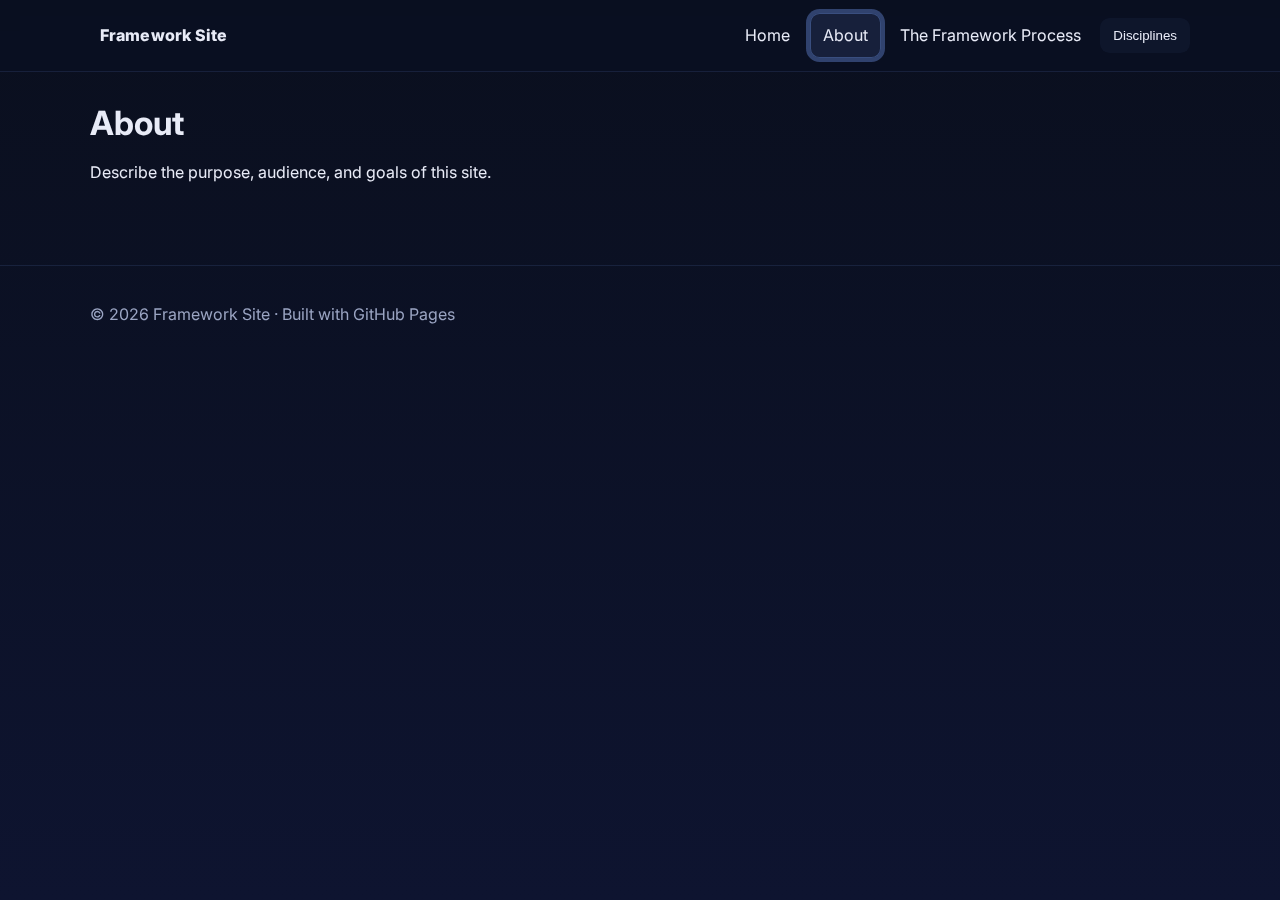
<file: docs/about.html>
<!DOCTYPE html>
<html lang="en">
<head>
  <meta charset="utf-8" />
  <meta name="viewport" content="width=device-width, initial-scale=1" />
  <title>About · Framework Site</title>
  <meta name="description" content="About · Framework Site" />
  <link rel="stylesheet" href="assets/css/styles.css" />
  <link rel="preconnect" href="https://fonts.gstatic.com" crossorigin>
  <link href="https://fonts.googleapis.com/css2?family=Inter:wght@400;600;800&display=swap" rel="stylesheet">
</head>
<body>
  <header class="site-header">
    <div class="container">
      <a class="brand" href="index.html">Framework Site</a>
      <button class="nav-toggle" aria-expanded="false" aria-controls="nav-menu" aria-label="Toggle navigation">Menu</button>
      <nav id="nav-menu" class="nav" aria-label="Primary">
        <a href="index.html" class="nav-link">Home</a>
        <a href="about.html" class="nav-link">About</a>
        <a href="framework.html" class="nav-link">The Framework Process</a>
        <div class="dropdown">
          <button class="dropdown-toggle" aria-expanded="false" aria-haspopup="true">Disciplines</button>
          <div class="dropdown-menu" role="menu">
            <a href="ocean-sciences.html" role="menuitem">Ocean Sciences</a>
            <a href="hydrology.html" role="menuitem">Hydrology</a>
            <a href="seismology.html" role="menuitem">Seismology</a>
          </div>
        </div>
      </nav>
    </div>
  </header>

  <main class="container content">
    <h1>About</h1><p>Describe the purpose, audience, and goals of this site.</p>
  </main>

  <footer class="site-footer">
    <div class="container">
      <p>© <span id="year"></span> Framework Site · Built with GitHub Pages</p>
    </div>
  </footer>

  <script src="assets/js/main.js"></script>
</body>
</html>
</file>
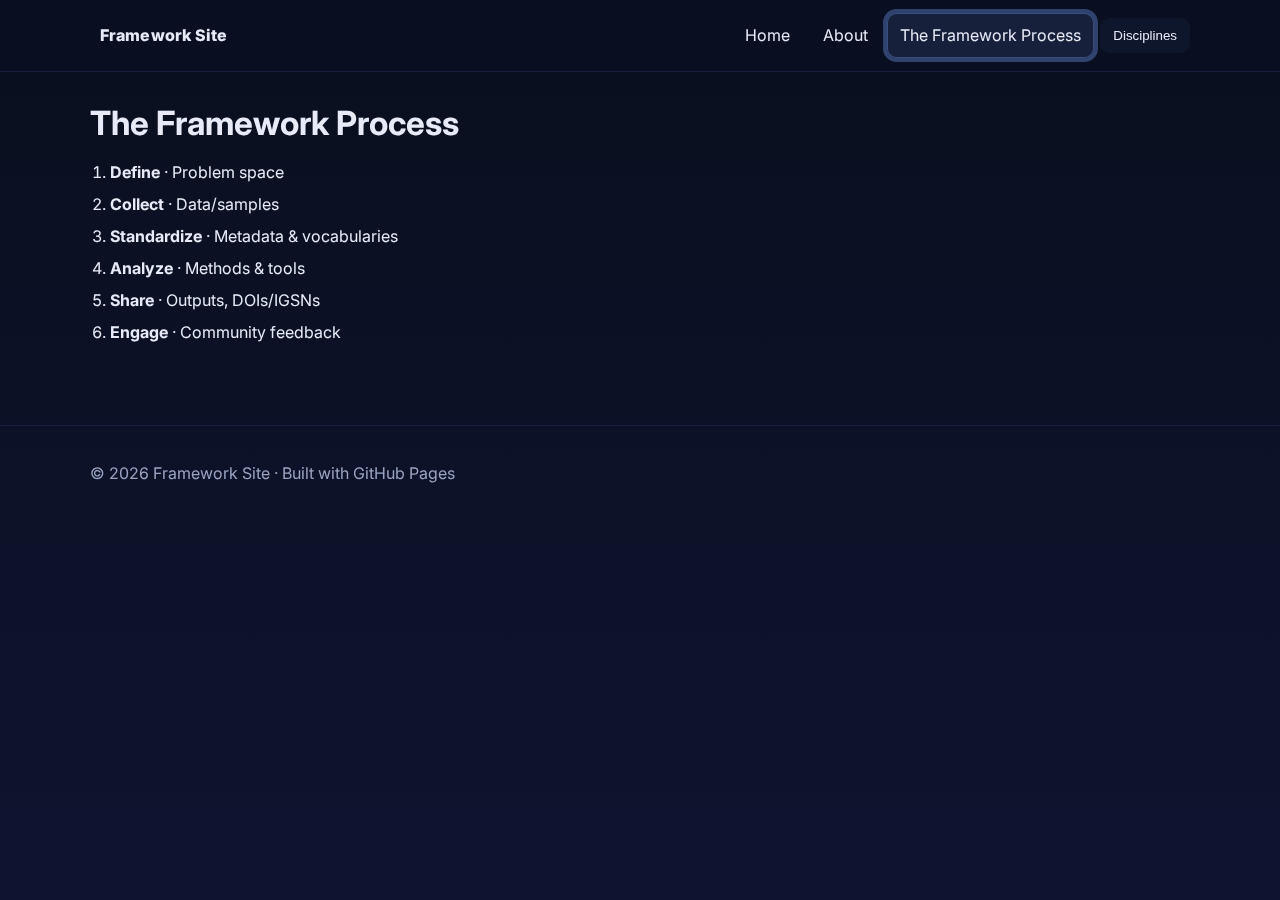
<file: docs/framework.html>
<!DOCTYPE html>
    <html lang="en">
    <head>
      <meta charset="utf-8" />
      <meta name="viewport" content="width=device-width, initial-scale=1" />
      <title>The Framework Process · Framework Site</title>
      <meta name="description" content="The Framework Process · Framework Site" />
      <link rel="stylesheet" href="assets/css/styles.css" />
      <link rel="preconnect" href="https://fonts.gstatic.com" crossorigin>
      <link href="https://fonts.googleapis.com/css2?family=Inter:wght@400;600;800&display=swap" rel="stylesheet">
    </head>
    <body>
      <header class="site-header">
        <div class="container">
          <a class="brand" href="index.html">Framework Site</a>
          <button class="nav-toggle" aria-expanded="false" aria-controls="nav-menu" aria-label="Toggle navigation">Menu</button>
          <nav id="nav-menu" class="nav" aria-label="Primary">
            <a href="index.html" class="nav-link">Home</a>
            <a href="about.html" class="nav-link">About</a>
            <a href="framework.html" class="nav-link">The Framework Process</a>
            <div class="dropdown">
              <button class="dropdown-toggle" aria-expanded="false" aria-haspopup="true">Disciplines</button>
              <div class="dropdown-menu" role="menu">
                <a href="ocean-sciences.html" role="menuitem">Ocean Sciences</a>
                <a href="hydrology.html" role="menuitem">Hydrology</a>
                <a href="seismology.html" role="menuitem">Seismology</a>
              </div>
            </div>
          </nav>
        </div>
      </header>

      <main class="container content">

<h1>The Framework Process</h1>
<ol class="steps">
  <li><strong>Define</strong> · Problem space</li>
  <li><strong>Collect</strong> · Data/samples</li>
  <li><strong>Standardize</strong> · Metadata & vocabularies</li>
  <li><strong>Analyze</strong> · Methods & tools</li>
  <li><strong>Share</strong> · Outputs, DOIs/IGSNs</li>
  <li><strong>Engage</strong> · Community feedback</li>
</ol>

      </main>

      <footer class="site-footer">
        <div class="container">
          <p>© <span id="year"></span> Framework Site · Built with GitHub Pages</p>
        </div>
      </footer>

      <script src="assets/js/main.js"></script>
    </body>
    </html>
</file>
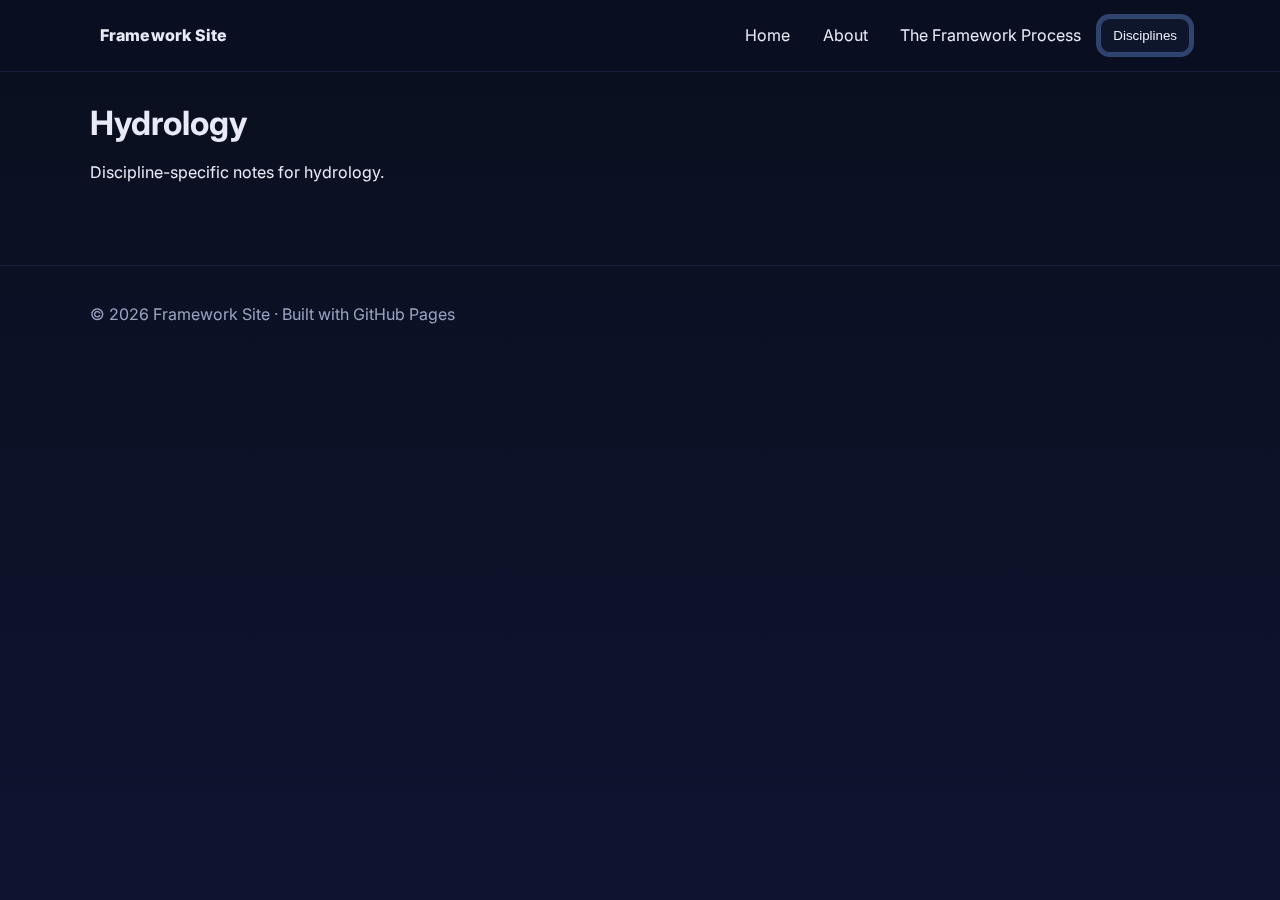
<file: docs/hydrology.html>
<!DOCTYPE html>
<html lang="en">
<head>
  <meta charset="utf-8" />
  <meta name="viewport" content="width=device-width, initial-scale=1" />
  <title>Hydrology · Framework Site</title>
  <meta name="description" content="Hydrology · Framework Site" />
  <link rel="stylesheet" href="assets/css/styles.css" />
  <link rel="preconnect" href="https://fonts.gstatic.com" crossorigin>
  <link href="https://fonts.googleapis.com/css2?family=Inter:wght@400;600;800&display=swap" rel="stylesheet">
</head>
<body>
  <header class="site-header">
    <div class="container">
      <a class="brand" href="index.html">Framework Site</a>
      <button class="nav-toggle" aria-expanded="false" aria-controls="nav-menu" aria-label="Toggle navigation">Menu</button>
      <nav id="nav-menu" class="nav" aria-label="Primary">
        <a href="index.html" class="nav-link">Home</a>
        <a href="about.html" class="nav-link">About</a>
        <a href="framework.html" class="nav-link">The Framework Process</a>
        <div class="dropdown">
          <button class="dropdown-toggle" aria-expanded="false" aria-haspopup="true">Disciplines</button>
          <div class="dropdown-menu" role="menu">
            <a href="ocean-sciences.html" role="menuitem">Ocean Sciences</a>
            <a href="hydrology.html" role="menuitem">Hydrology</a>
            <a href="seismology.html" role="menuitem">Seismology</a>
          </div>
        </div>
      </nav>
    </div>
  </header>

  <main class="container content">
    <h1>Hydrology</h1><p>Discipline-specific notes for hydrology.</p>
  </main>

  <footer class="site-footer">
    <div class="container">
      <p>© <span id="year"></span> Framework Site · Built with GitHub Pages</p>
    </div>
  </footer>

  <script src="assets/js/main.js"></script>
</body>
</html>
</file>
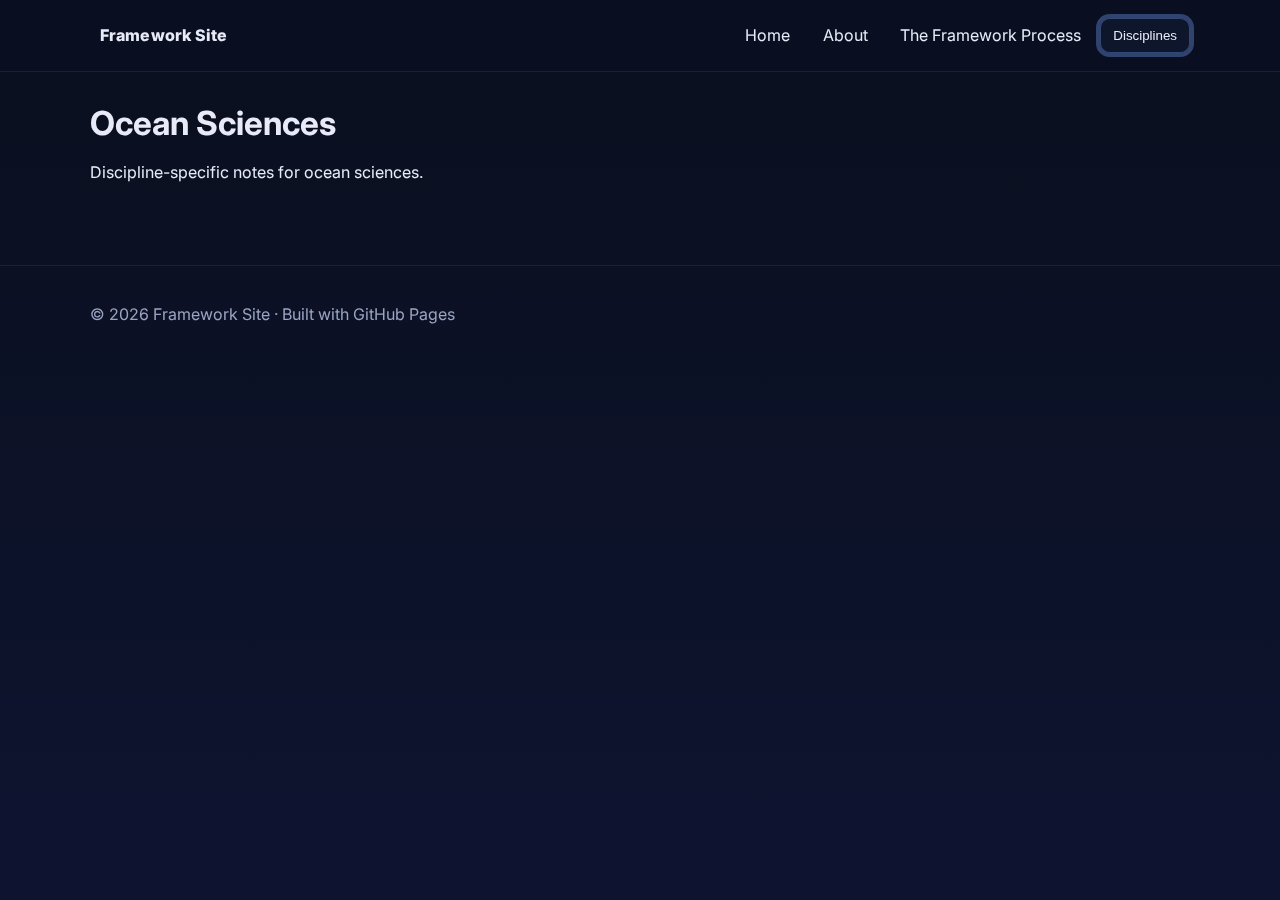
<file: docs/ocean-sciences.html>
<!DOCTYPE html>
<html lang="en">
<head>
  <meta charset="utf-8" />
  <meta name="viewport" content="width=device-width, initial-scale=1" />
  <title>Ocean Sciences · Framework Site</title>
  <meta name="description" content="Ocean Sciences · Framework Site" />
  <link rel="stylesheet" href="assets/css/styles.css" />
  <link rel="preconnect" href="https://fonts.gstatic.com" crossorigin>
  <link href="https://fonts.googleapis.com/css2?family=Inter:wght@400;600;800&display=swap" rel="stylesheet">
</head>
<body>
  <header class="site-header">
    <div class="container">
      <a class="brand" href="index.html">Framework Site</a>
      <button class="nav-toggle" aria-expanded="false" aria-controls="nav-menu" aria-label="Toggle navigation">Menu</button>
      <nav id="nav-menu" class="nav" aria-label="Primary">
        <a href="index.html" class="nav-link">Home</a>
        <a href="about.html" class="nav-link">About</a>
        <a href="framework.html" class="nav-link">The Framework Process</a>
        <div class="dropdown">
          <button class="dropdown-toggle" aria-expanded="false" aria-haspopup="true">Disciplines</button>
          <div class="dropdown-menu" role="menu">
            <a href="ocean-sciences.html" role="menuitem">Ocean Sciences</a>
            <a href="hydrology.html" role="menuitem">Hydrology</a>
            <a href="seismology.html" role="menuitem">Seismology</a>
          </div>
        </div>
      </nav>
    </div>
  </header>

  <main class="container content">
    <h1>Ocean Sciences</h1><p>Discipline-specific notes for ocean sciences.</p>
  </main>

  <footer class="site-footer">
    <div class="container">
      <p>© <span id="year"></span> Framework Site · Built with GitHub Pages</p>
    </div>
  </footer>

  <script src="assets/js/main.js"></script>
</body>
</html>
</file>
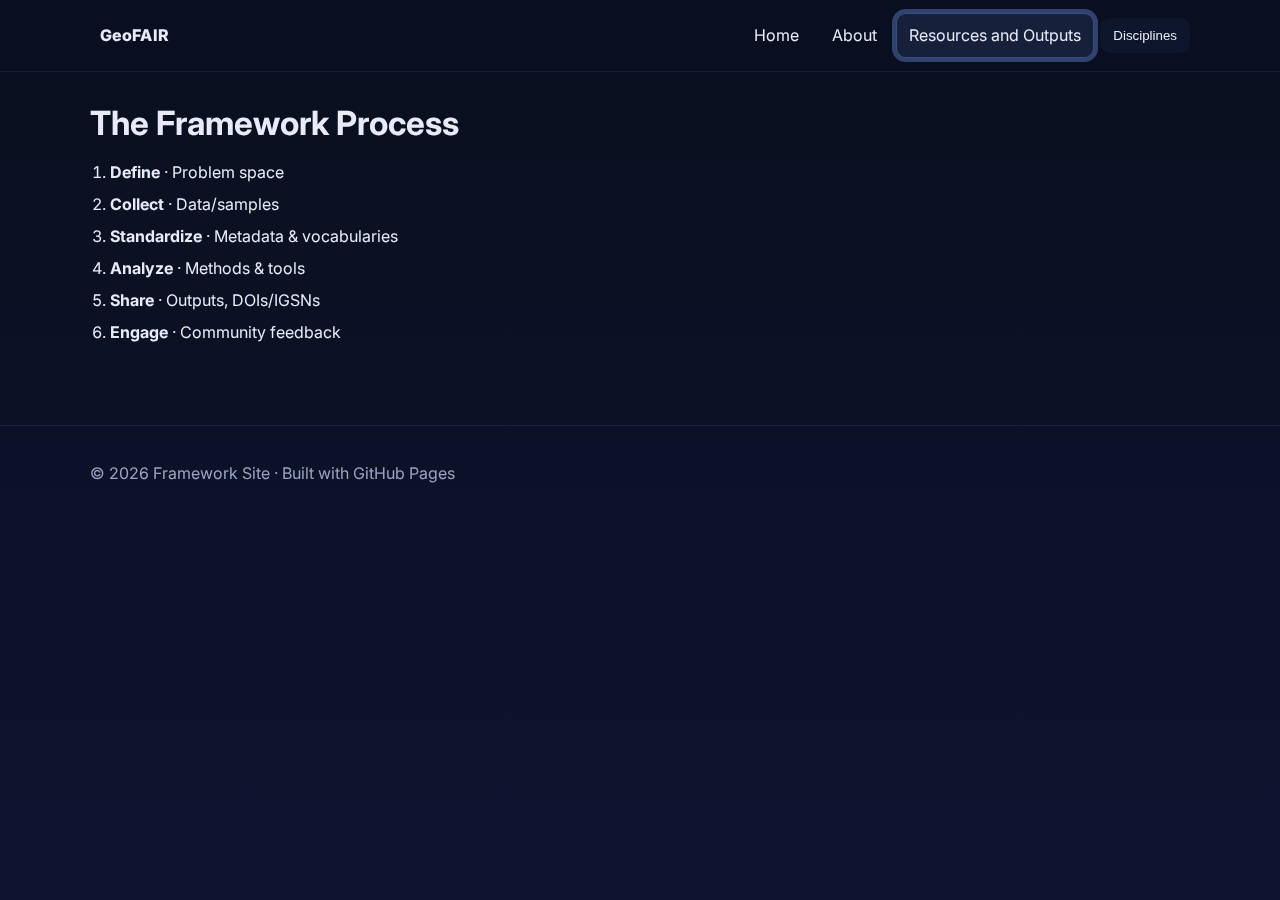
<file: docs/outputs.html>
<!DOCTYPE html>
    <html lang="en">
    <head>
      <meta charset="utf-8" />
      <meta name="viewport" content="width=device-width, initial-scale=1" />
      <title>Resources and Outputs</title>
      <meta name="description" content="Resources and Outputs" />
      <link rel="stylesheet" href="assets/css/styles.css" />
      <link rel="preconnect" href="https://fonts.gstatic.com" crossorigin>
      <link href="https://fonts.googleapis.com/css2?family=Inter:wght@400;600;800&display=swap" rel="stylesheet">
    </head>
    <body>
      <header class="site-header">
        <div class="container">
          <a class="brand" href="index.html">GeoFAIR</a>
          <button class="nav-toggle" aria-expanded="false" aria-controls="nav-menu" aria-label="Toggle navigation">Menu</button>
          <nav id="nav-menu" class="nav" aria-label="Primary">
            <a href="index.html" class="nav-link">Home</a>
            <a href="about.html" class="nav-link">About</a>
            <a href="outputs.html" class="nav-link">Resources and Outputs</a>
            <div class="dropdown">
              <button class="dropdown-toggle" aria-expanded="false" aria-haspopup="true">Disciplines</button>
              <div class="dropdown-menu" role="menu">
                <a href="ocean-sciences.html" role="menuitem">Ocean Sciences</a>
                <a href="hydrology.html" role="menuitem">Hydrology</a>
                <a href="seismology.html" role="menuitem">Seismology</a>
              </div>
            </div>
          </nav>
        </div>
      </header>

      <main class="container content">

<h1>The Framework Process</h1>
<ol class="steps">
  <li><strong>Define</strong> · Problem space</li>
  <li><strong>Collect</strong> · Data/samples</li>
  <li><strong>Standardize</strong> · Metadata & vocabularies</li>
  <li><strong>Analyze</strong> · Methods & tools</li>
  <li><strong>Share</strong> · Outputs, DOIs/IGSNs</li>
  <li><strong>Engage</strong> · Community feedback</li>
</ol>

      </main>

      <footer class="site-footer">
        <div class="container">
          <p>© <span id="year"></span> Framework Site · Built with GitHub Pages</p>
        </div>
      </footer>

      <script src="assets/js/main.js"></script>
    </body>
    </html>
</file>
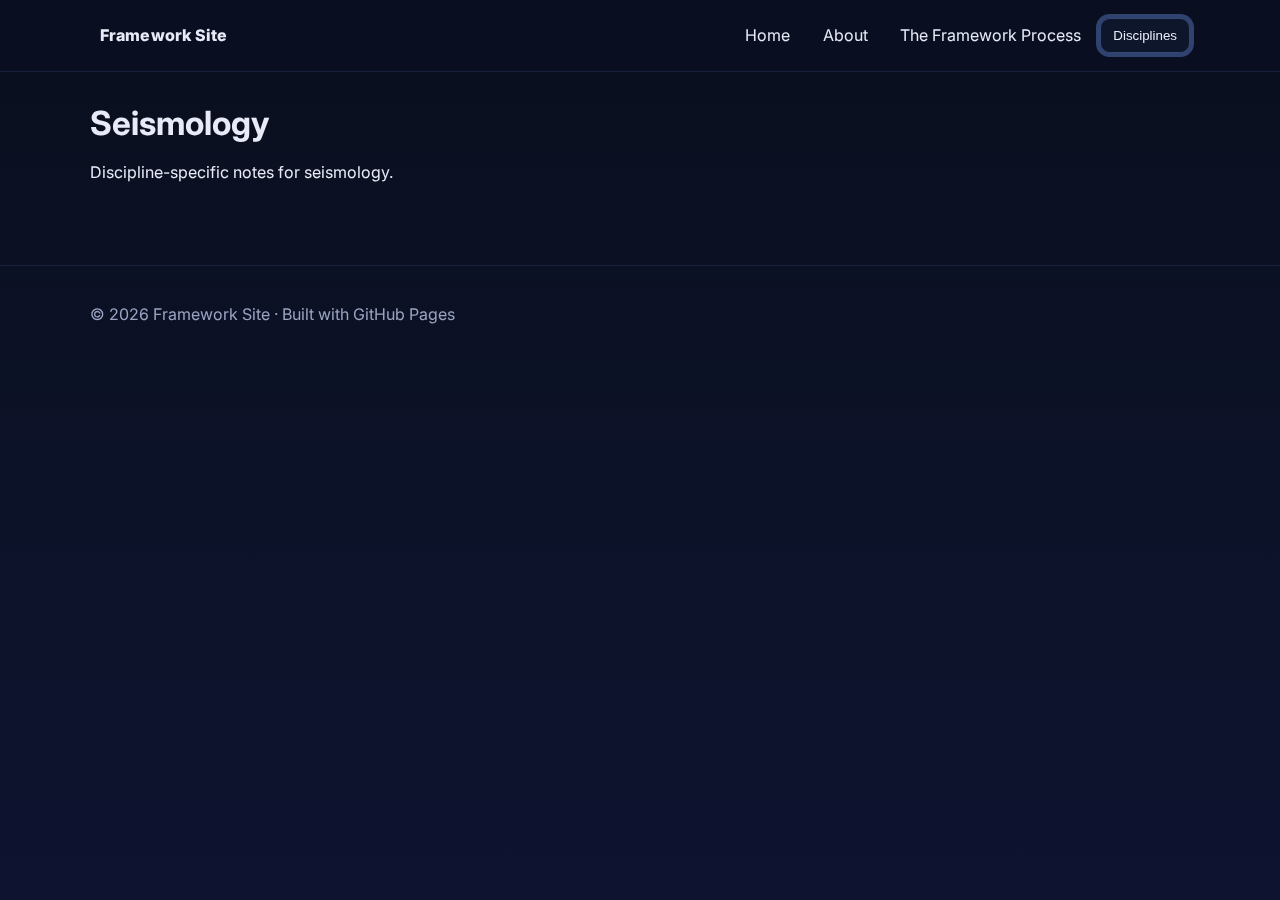
<file: docs/seismology.html>
<!DOCTYPE html>
<html lang="en">
<head>
  <meta charset="utf-8" />
  <meta name="viewport" content="width=device-width, initial-scale=1" />
  <title>Seismology · Framework Site</title>
  <meta name="description" content="Seismology · Framework Site" />
  <link rel="stylesheet" href="assets/css/styles.css" />
  <link rel="preconnect" href="https://fonts.gstatic.com" crossorigin>
  <link href="https://fonts.googleapis.com/css2?family=Inter:wght@400;600;800&display=swap" rel="stylesheet">
</head>
<body>
  <header class="site-header">
    <div class="container">
      <a class="brand" href="index.html">Framework Site</a>
      <button class="nav-toggle" aria-expanded="false" aria-controls="nav-menu" aria-label="Toggle navigation">Menu</button>
      <nav id="nav-menu" class="nav" aria-label="Primary">
        <a href="index.html" class="nav-link">Home</a>
        <a href="about.html" class="nav-link">About</a>
        <a href="framework.html" class="nav-link">The Framework Process</a>
        <div class="dropdown">
          <button class="dropdown-toggle" aria-expanded="false" aria-haspopup="true">Disciplines</button>
          <div class="dropdown-menu" role="menu">
            <a href="ocean-sciences.html" role="menuitem">Ocean Sciences</a>
            <a href="hydrology.html" role="menuitem">Hydrology</a>
            <a href="seismology.html" role="menuitem">Seismology</a>
          </div>
        </div>
      </nav>
    </div>
  </header>

  <main class="container content">
    <h1>Seismology</h1><p>Discipline-specific notes for seismology.</p>
  </main>

  <footer class="site-footer">
    <div class="container">
      <p>© <span id="year"></span> Framework Site · Built with GitHub Pages</p>
    </div>
  </footer>

  <script src="assets/js/main.js"></script>
</body>
</html>
</file>
<file: styles.css>
:root{
  --bg: #0b1020;
  --card: #11162a;
  --text: #e8ebf7;
  --muted: #9aa4c2;
  --brand: #7aa2ff;
  --accent: #69e0c9;
  --ring: rgba(122,162,255,.35);
}
*{box-sizing:border-box}
html,body{margin:0;padding:0;min-height:100%}
body{
  font-family: 'Inter', system-ui, -apple-system, Segoe UI, Roboto, Helvetica, Arial, "Apple Color Emoji","Segoe UI Emoji", "Segoe UI Symbol";
  background: linear-gradient(180deg, #0a0f1e 0%, #0e1430 100%);
  color: var(--text);
  line-height:1.6;
}
a{color: var(--brand); text-decoration:none}
a:hover{ text-decoration: underline }

.container{ width: min(1100px, 92%); margin: 0 auto; }

.site-header{
  position: sticky; top:0; z-index:1000;
  backdrop-filter: saturate(140%) blur(8px);
  background: rgba(10,15,30,.65);
  border-bottom: 1px solid rgba(122,162,255,.12);
}
.site-header .container{
  display:flex; align-items:center; gap: 1rem;
  padding: .8rem 0;
}
.brand{
  font-weight: 800; letter-spacing:.2px; color: var(--text);
  padding:.4rem .6rem; border-radius:.6rem;
}
.brand:hover{ background: rgba(122,162,255,.08); text-decoration:none }

.nav{ display:flex; align-items:center; gap:.4rem; margin-left:auto }
.nav a.nav-link, .dropdown-toggle{
  display:inline-flex; align-items:center; gap:.35rem;
  padding:.55rem .75rem; border-radius:.6rem; border:1px solid transparent;
  color: var(--text);
}
.nav a.nav-link:hover, .dropdown-toggle:hover{
  background: rgba(122,162,255,.08);
  text-decoration:none;
}
.nav a.nav-link.active, .dropdown-toggle.active{
  border-color: var(--ring);
  background: rgba(122,162,255,.12);
  box-shadow: 0 0 0 .25rem var(--ring);
}

.dropdown{ position:relative }
.dropdown .dropdown-toggle{
  background: rgba(122,162,255,.05);
}
.dropdown .dropdown-menu{
  position: absolute; top: 100%; left: 0;
  display:none; min-width: 14rem;
  background: var(--card);
  border:1px solid rgba(122,162,255,.15);
  border-radius: .8rem;
  padding: .4rem; margin-top:.3rem;
  box-shadow: 0 12px 40px rgba(0,0,0,.35);
}
.dropdown.open .dropdown-menu{ display:block }
.dropdown:hover .dropdown-menu{ display:block }
.dropdown-menu a{
  display:block; padding:.55rem .7rem; border-radius:.6rem; color: var(--text);
}
.dropdown-menu a:hover{ background: rgba(122,162,255,.08); text-decoration:none }
.dropdown-menu a.active{ background: rgba(105,224,201,.12); border:1px solid rgba(105,224,201,.35) }

.nav-toggle{
  display:none;
  margin-left:auto;
  background: transparent; border:1px solid rgba(122,162,255,.25);
  color: var(--text); padding:.5rem .7rem; border-radius:.6rem;
}
.nav.open{ display:flex }

@media (max-width: 860px){
  .nav{ display:none; position:absolute; right:4%; top:64px; flex-direction:column; align-items:stretch; background: var(--card); padding:.6rem; border-radius:.8rem; border:1px solid rgba(122,162,255,.15) }
  .nav a.nav-link, .dropdown-toggle{ width:100% }
  .dropdown .dropdown-menu{ position:static; display:none; box-shadow:none; border:none; background: transparent; padding:0; margin:0 }
  .dropdown.open .dropdown-menu{ display:block }
  .nav-toggle{ display:inline-flex }
}

.content{ padding: 2rem 0 4rem }
.hero{
  background: radial-gradient(1000px 300px at 20% 0%, rgba(122,162,255,.15), transparent 40%),
              radial-gradient(1000px 300px at 80% 0%, rgba(105,224,201,.12), transparent 40%);
  border:1px solid rgba(122,162,255,.12);
  border-radius:1.2rem; padding:2rem; margin-top:1rem;
}
h1{ font-size: clamp(1.8rem, 2.6vw, 2.4rem); line-height:1.2; margin:0 0 .75rem 0 }
h2{ font-size: clamp(1.35rem, 1.8vw, 1.6rem); margin:1.4rem 0 .6rem 0 }
.lead{ color: var(--muted); font-size: 1.1rem }
.hero-list{ margin:.6rem 0 0 0 }
.hero-list li{ margin:.25rem 0 }

.steps{ padding-left:1.25rem }
.steps li{ margin:.4rem 0 }

.site-footer{
  border-top: 1px solid rgba(122,162,255,.12);
  padding: 1.2rem 0; color: var(--muted);
}

.homepage-image {
  display: block;
  max-width: 100%;
  height: auto;
  margin: 2rem auto;
  border-radius: 12px;
  box-shadow: 0 4px 12px rgba(0,0,0,0.15);
}

.team {
  display: grid;
  grid-template-columns: repeat(auto-fit, minmax(250px, 1fr));
  gap: 2rem;
  margin-top: 2rem;
}

.team-member {
  text-align: center;
}

.headshot {
  width: 150px;
  height: 150px;
  border-radius: 50%; /* makes it circular */
  object-fit: cover;  /* crops nicely if image isn’t square */
  margin-bottom: 1rem;
  box-shadow: 0 4px 10px rgba(0,0,0,0.15);
}

/* ============================
   Logo Carousel
============================ */
.carousel {
  overflow: hidden;
  margin: 2.5rem 0;
}

.carousel-track {
  display: flex;
  gap: 2.5rem;
  align-items: center;
  animation: logo-scroll 30s linear infinite;
}

.carousel img {
  height: 56px;
  width: auto;
  object-fit: contain;
  opacity: 0.9;
  transition: opacity .2s ease, transform .2s ease;
}

.carousel img:hover {
  opacity: 1;
  transform: translateY(-2px);
}

/* smooth infinite scroll */
@keyframes logo-scroll {
  from { transform: translateX(0); }
  to   { transform: translateX(-50%); }
}
</file>
<file: docs/assets/css/styles.css>
:root{
  --bg: #0b1020;
  --card: #11162a;
  --text: #e8ebf7;
  --muted: #9aa4c2;
  --brand: #7aa2ff;
  --accent: #69e0c9;
  --ring: rgba(122,162,255,.35);
}
*{box-sizing:border-box}
html,body{margin:0;padding:0;min-height:100%}
body{
  font-family: 'Inter', system-ui, -apple-system, Segoe UI, Roboto, Helvetica, Arial, "Apple Color Emoji","Segoe UI Emoji", "Segoe UI Symbol";
  background: linear-gradient(180deg, #0a0f1e 0%, #0e1430 100%);
  color: var(--text);
  line-height:1.6;
}
a{color: var(--brand); text-decoration:none}
a:hover{ text-decoration: underline }

.container{ width: min(1100px, 92%); margin: 0 auto; }

.site-header{
  position: sticky; top:0; z-index:1000;
  backdrop-filter: saturate(140%) blur(8px);
  background: rgba(10,15,30,.65);
  border-bottom: 1px solid rgba(122,162,255,.12);
}
.site-header .container{
  display:flex; align-items:center; gap: 1rem;
  padding: .8rem 0;
}
.brand{
  font-weight: 800; letter-spacing:.2px; color: var(--text);
  padding:.4rem .6rem; border-radius:.6rem;
}
.brand:hover{ background: rgba(122,162,255,.08); text-decoration:none }

.nav{ display:flex; align-items:center; gap:.4rem; margin-left:auto }
.nav a.nav-link, .dropdown-toggle{
  display:inline-flex; align-items:center; gap:.35rem;
  padding:.55rem .75rem; border-radius:.6rem; border:1px solid transparent;
  color: var(--text);
}
.nav a.nav-link:hover, .dropdown-toggle:hover{
  background: rgba(122,162,255,.08);
  text-decoration:none;
}
.nav a.nav-link.active, .dropdown-toggle.active{
  border-color: var(--ring);
  background: rgba(122,162,255,.12);
  box-shadow: 0 0 0 .25rem var(--ring);
}

.dropdown{ position:relative }
.dropdown .dropdown-toggle{
  background: rgba(122,162,255,.05);
}
.dropdown .dropdown-menu{
  position: absolute; top: 100%; left: 0;
  display:none; min-width: 14rem;
  background: var(--card);
  border:1px solid rgba(122,162,255,.15);
  border-radius: .8rem;
  padding: .4rem; margin-top:.3rem;
  box-shadow: 0 12px 40px rgba(0,0,0,.35);
}
.dropdown.open .dropdown-menu{ display:block }
.dropdown:hover .dropdown-menu{ display:block }
.dropdown-menu a{
  display:block; padding:.55rem .7rem; border-radius:.6rem; color: var(--text);
}
.dropdown-menu a:hover{ background: rgba(122,162,255,.08); text-decoration:none }
.dropdown-menu a.active{ background: rgba(105,224,201,.12); border:1px solid rgba(105,224,201,.35) }

.nav-toggle{
  display:none;
  margin-left:auto;
  background: transparent; border:1px solid rgba(122,162,255,.25);
  color: var(--text); padding:.5rem .7rem; border-radius:.6rem;
}
.nav.open{ display:flex }

@media (max-width: 860px){
  .nav{ display:none; position:absolute; right:4%; top:64px; flex-direction:column; align-items:stretch; background: var(--card); padding:.6rem; border-radius:.8rem; border:1px solid rgba(122,162,255,.15) }
  .nav a.nav-link, .dropdown-toggle{ width:100% }
  .dropdown .dropdown-menu{ position:static; display:none; box-shadow:none; border:none; background: transparent; padding:0; margin:0 }
  .dropdown.open .dropdown-menu{ display:block }
  .nav-toggle{ display:inline-flex }
}

.content{ padding: 2rem 0 4rem }
.hero{
  background: radial-gradient(1000px 300px at 20% 0%, rgba(122,162,255,.15), transparent 40%),
              radial-gradient(1000px 300px at 80% 0%, rgba(105,224,201,.12), transparent 40%);
  border:1px solid rgba(122,162,255,.12);
  border-radius:1.2rem; padding:2rem; margin-top:1rem;
}
h1{ font-size: clamp(1.8rem, 2.6vw, 2.4rem); line-height:1.2; margin:0 0 .75rem 0 }
h2{ font-size: clamp(1.35rem, 1.8vw, 1.6rem); margin:1.4rem 0 .6rem 0 }
.lead{ color: var(--muted); font-size: 1.1rem }
.hero-list{ margin:.6rem 0 0 0 }
.hero-list li{ margin:.25rem 0 }

.steps{ padding-left:1.25rem }
.steps li{ margin:.4rem 0 }

.site-footer{
  border-top: 1px solid rgba(122,162,255,.12);
  padding: 1.2rem 0; color: var(--muted);
}
</file>
